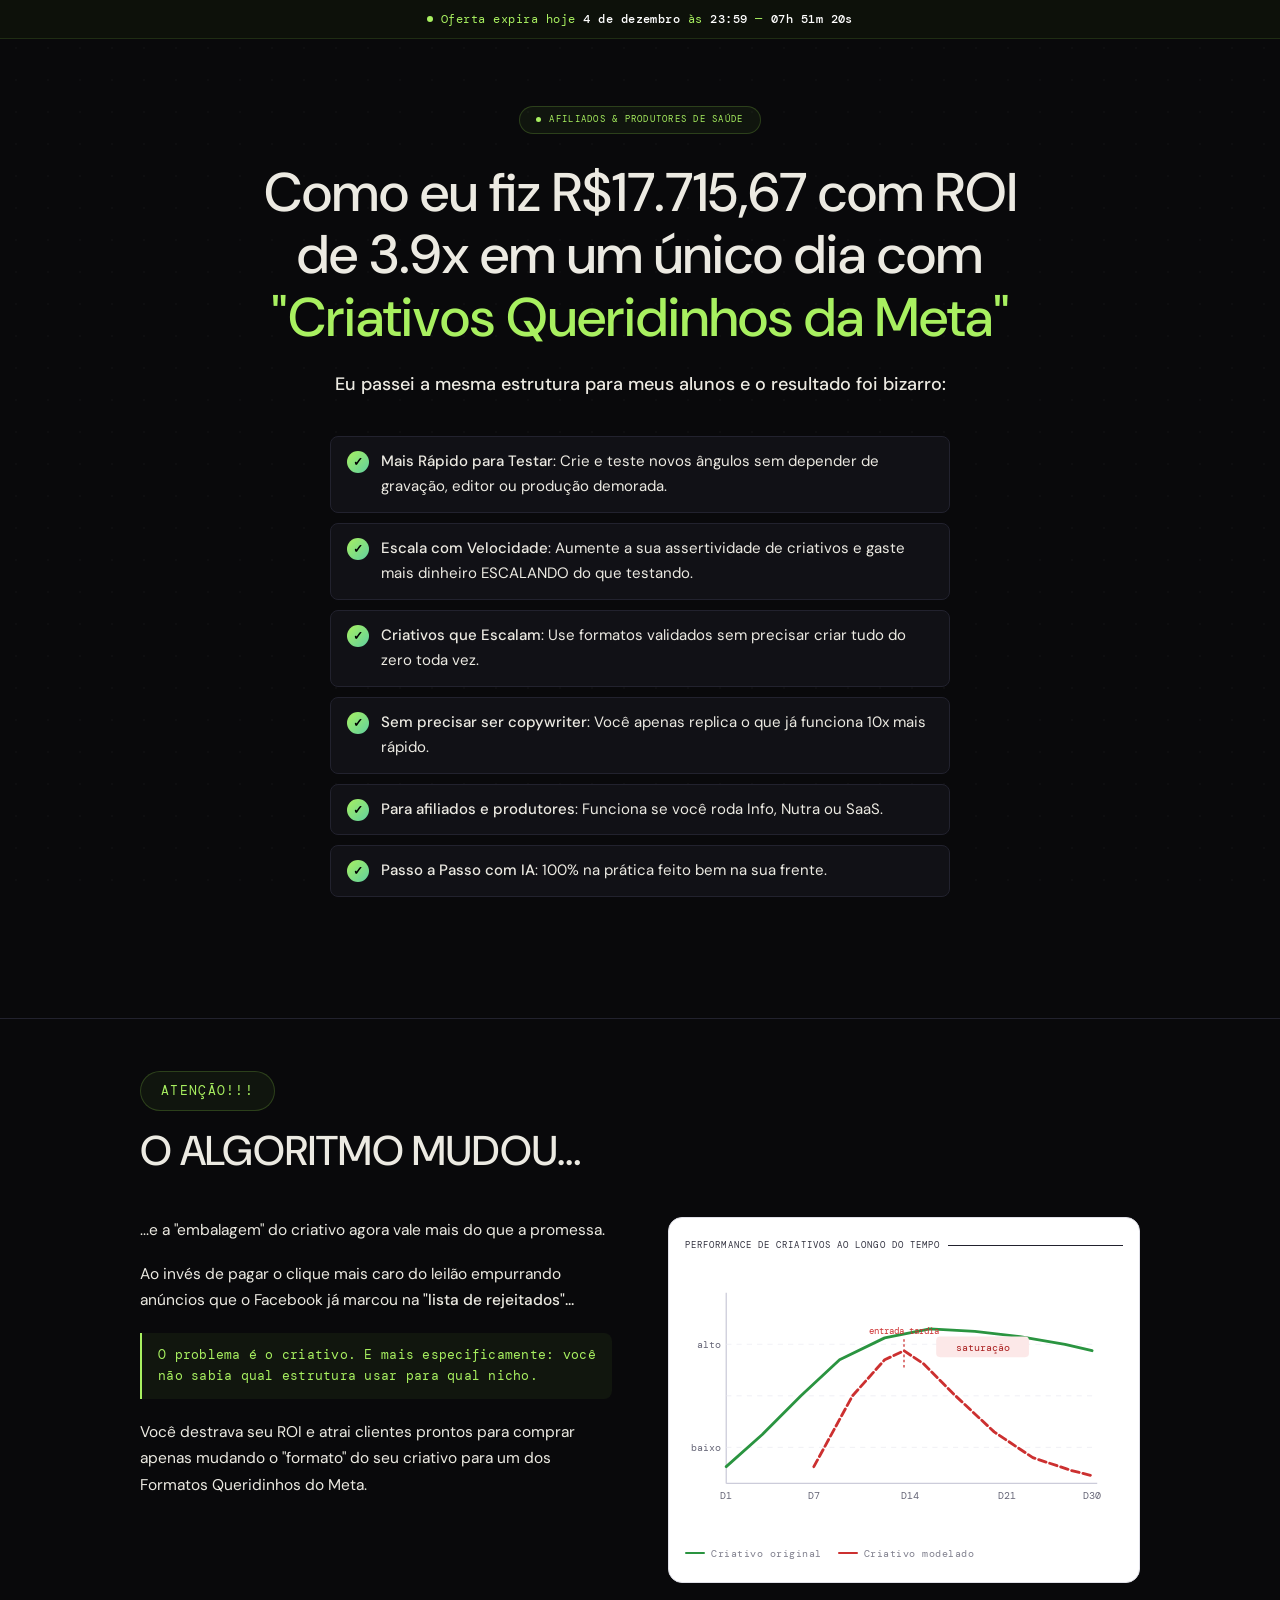
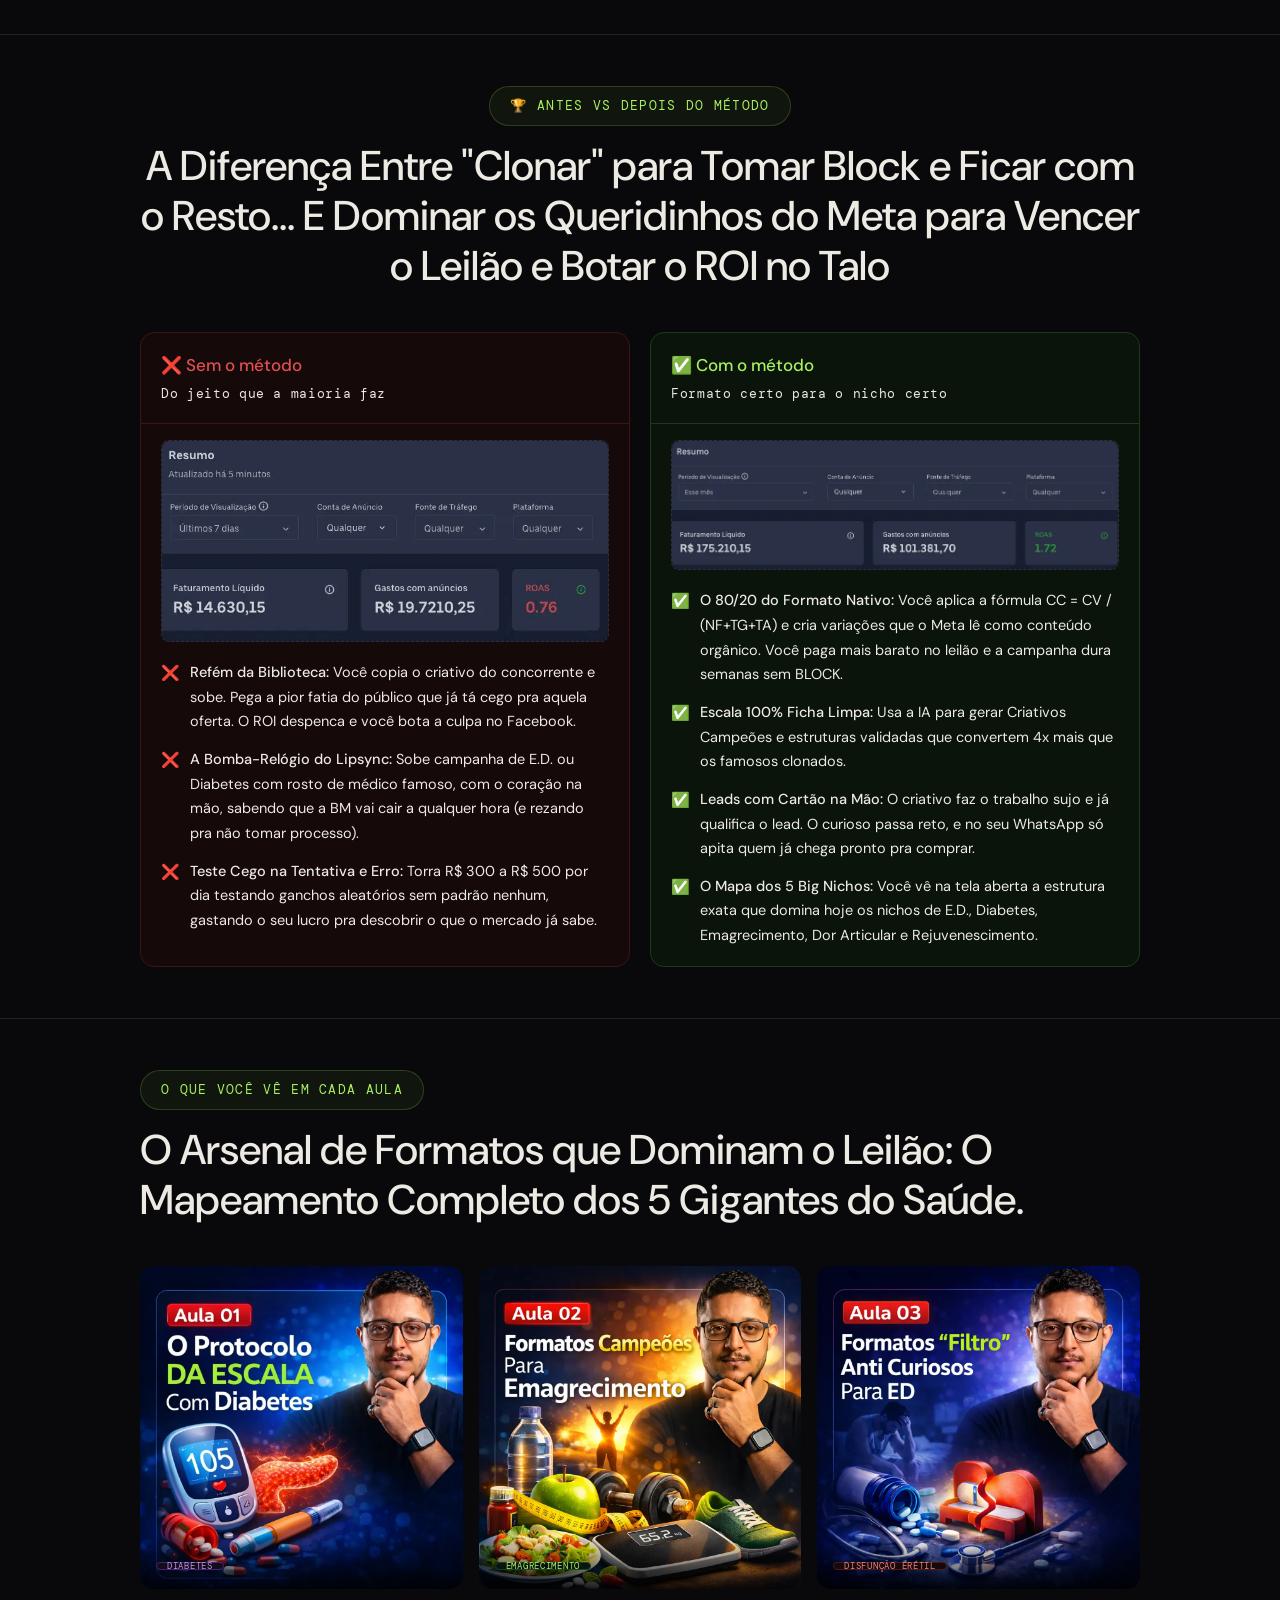
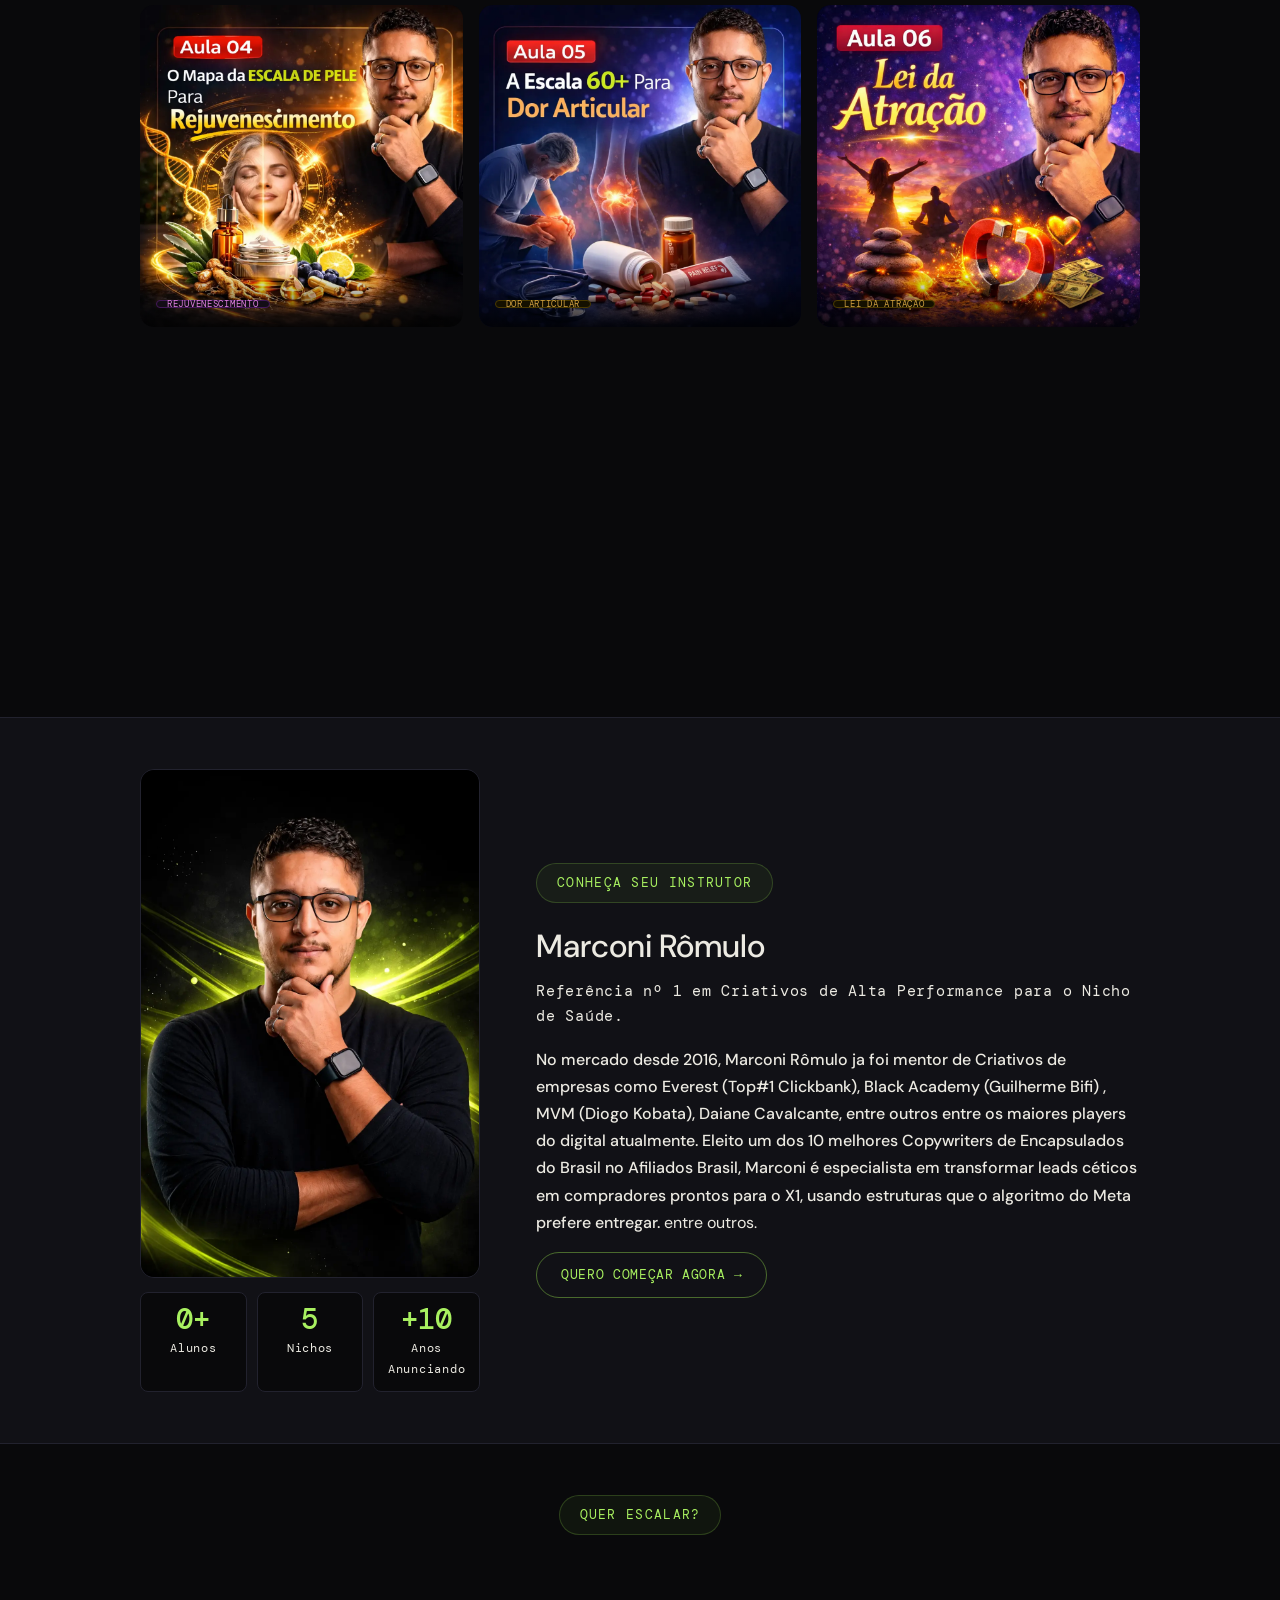
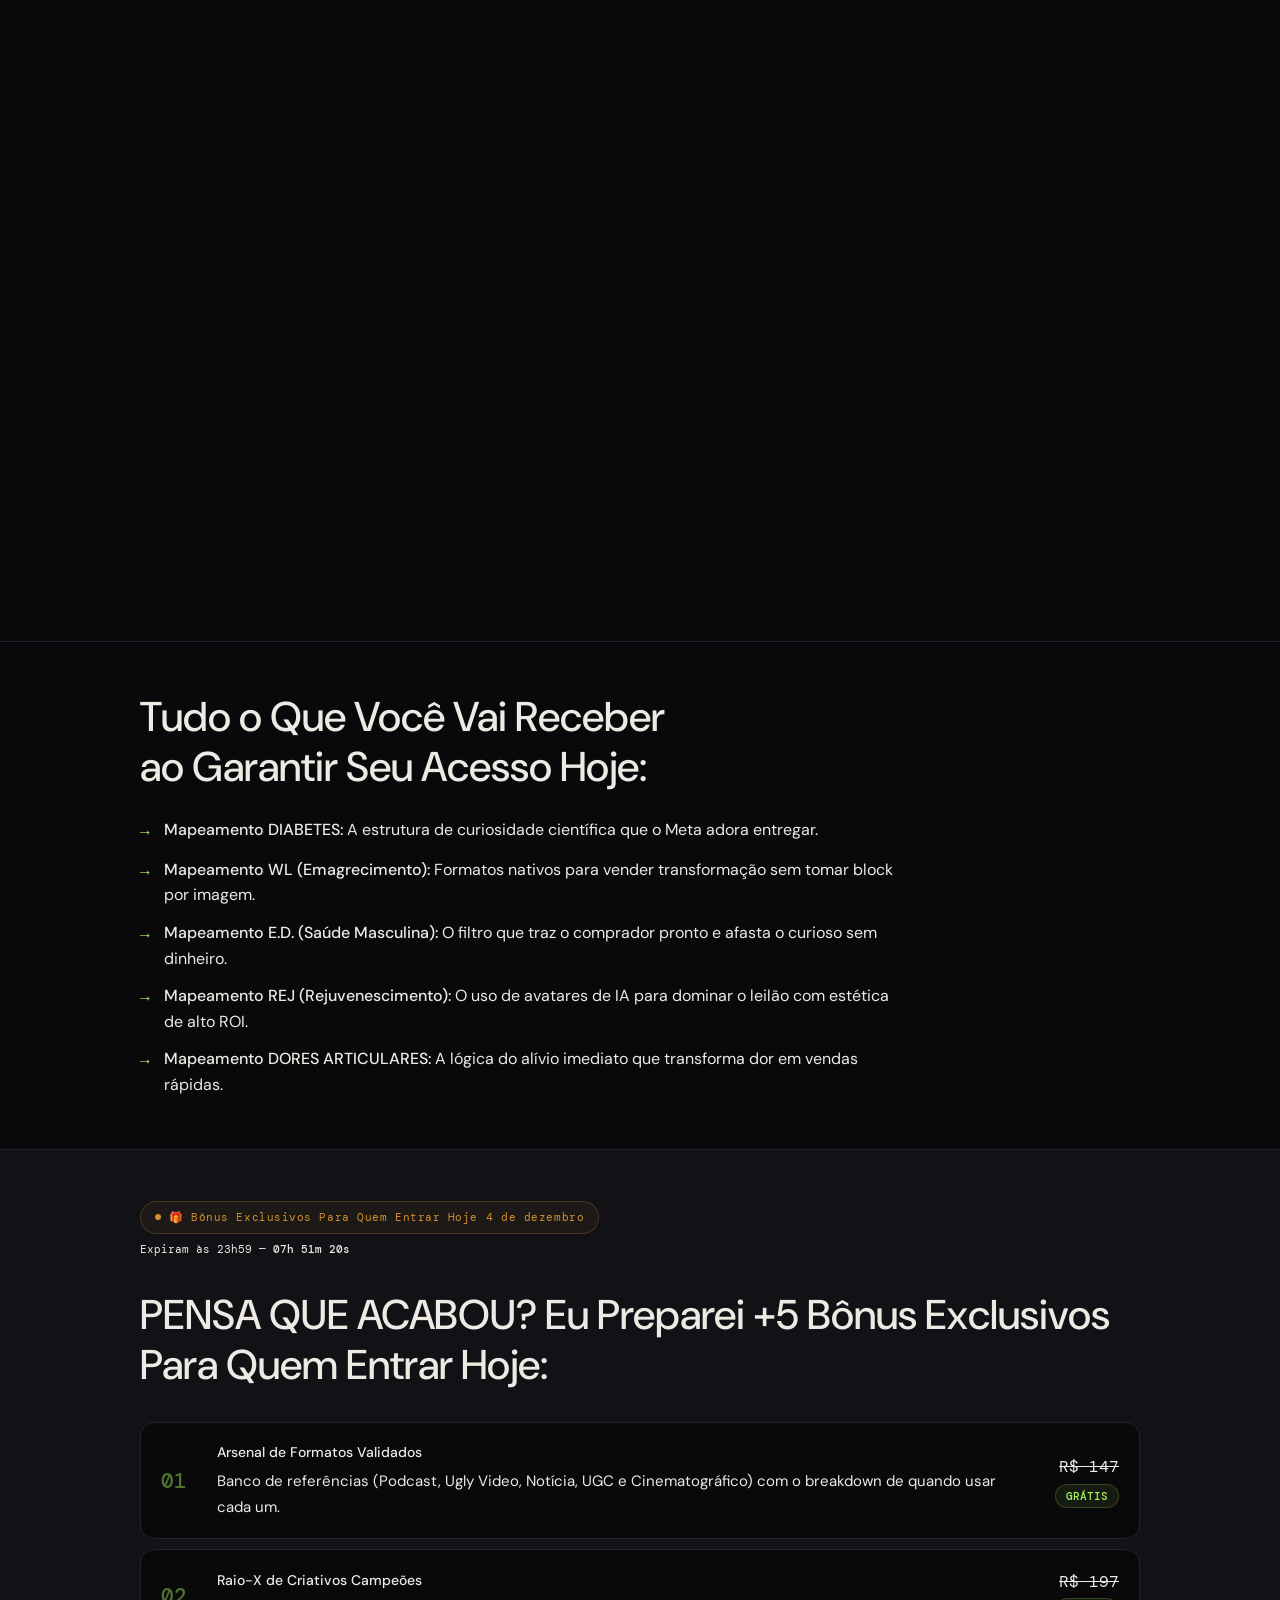
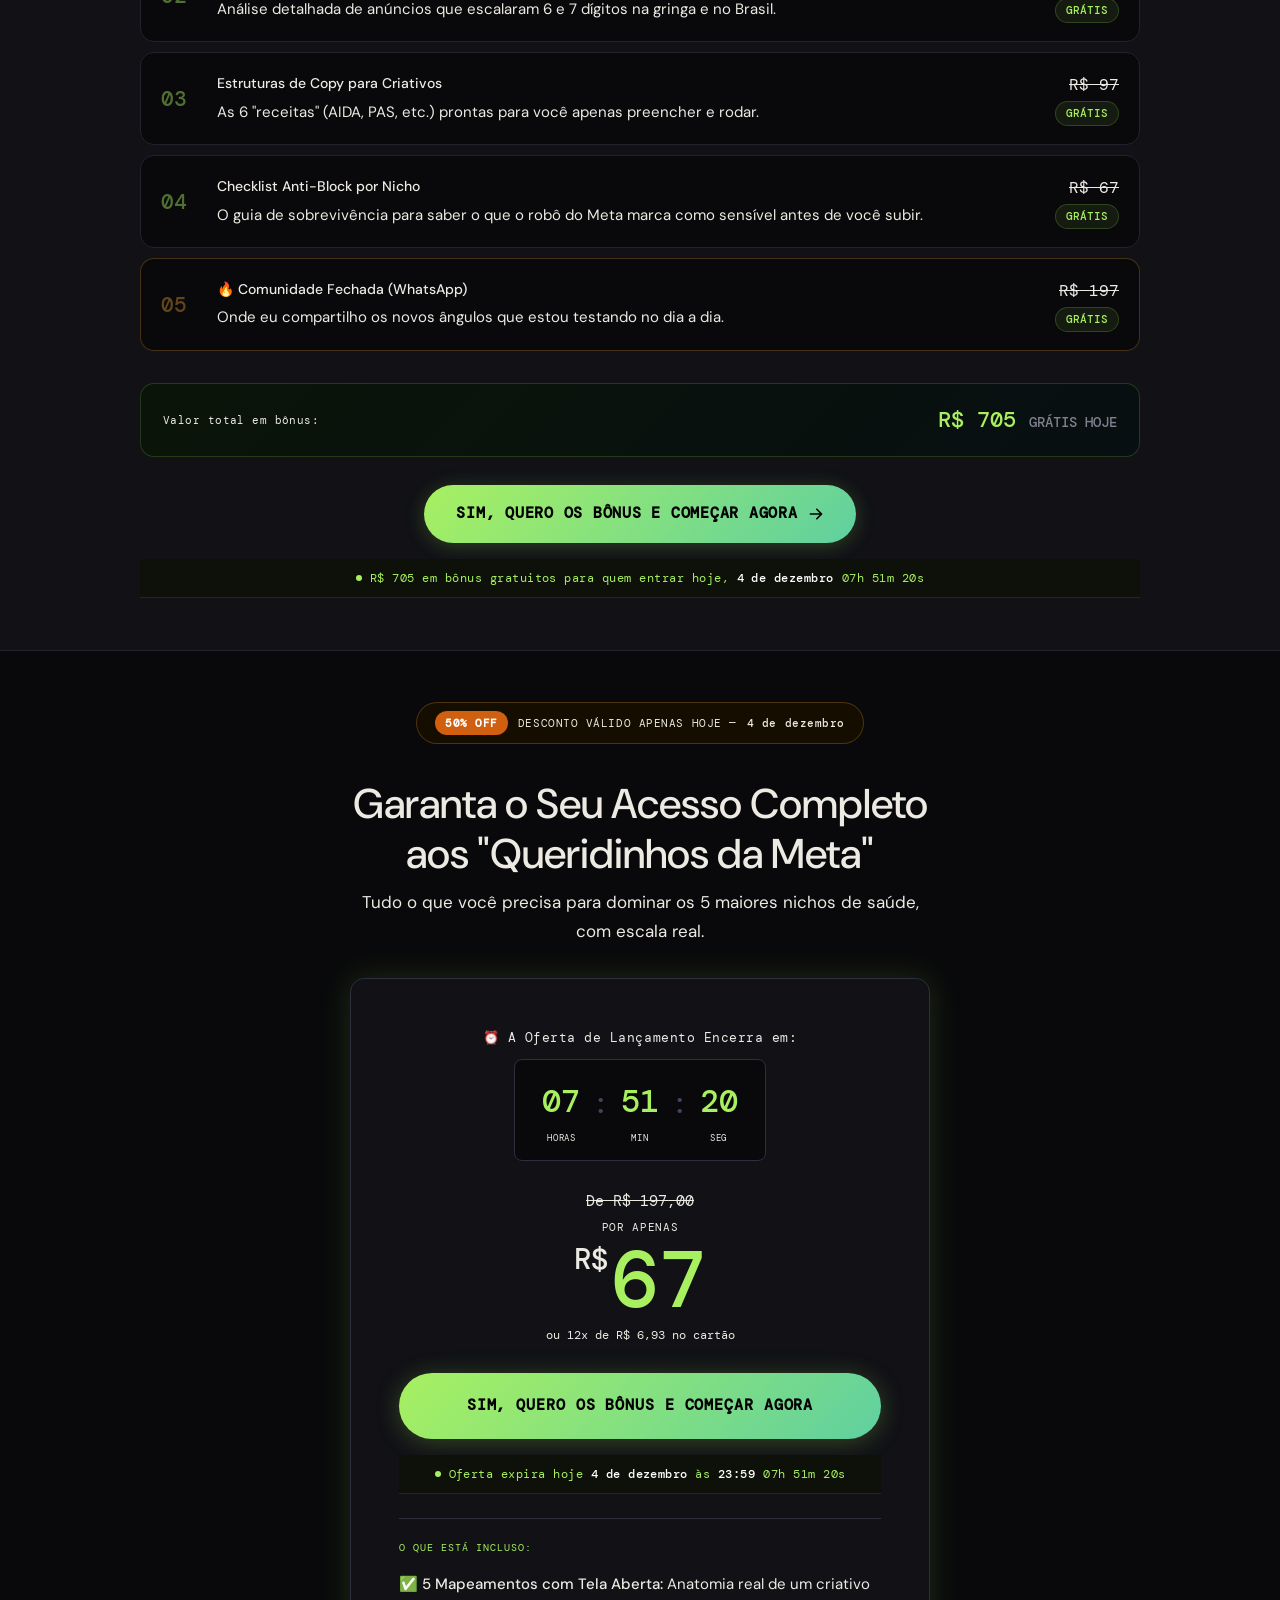
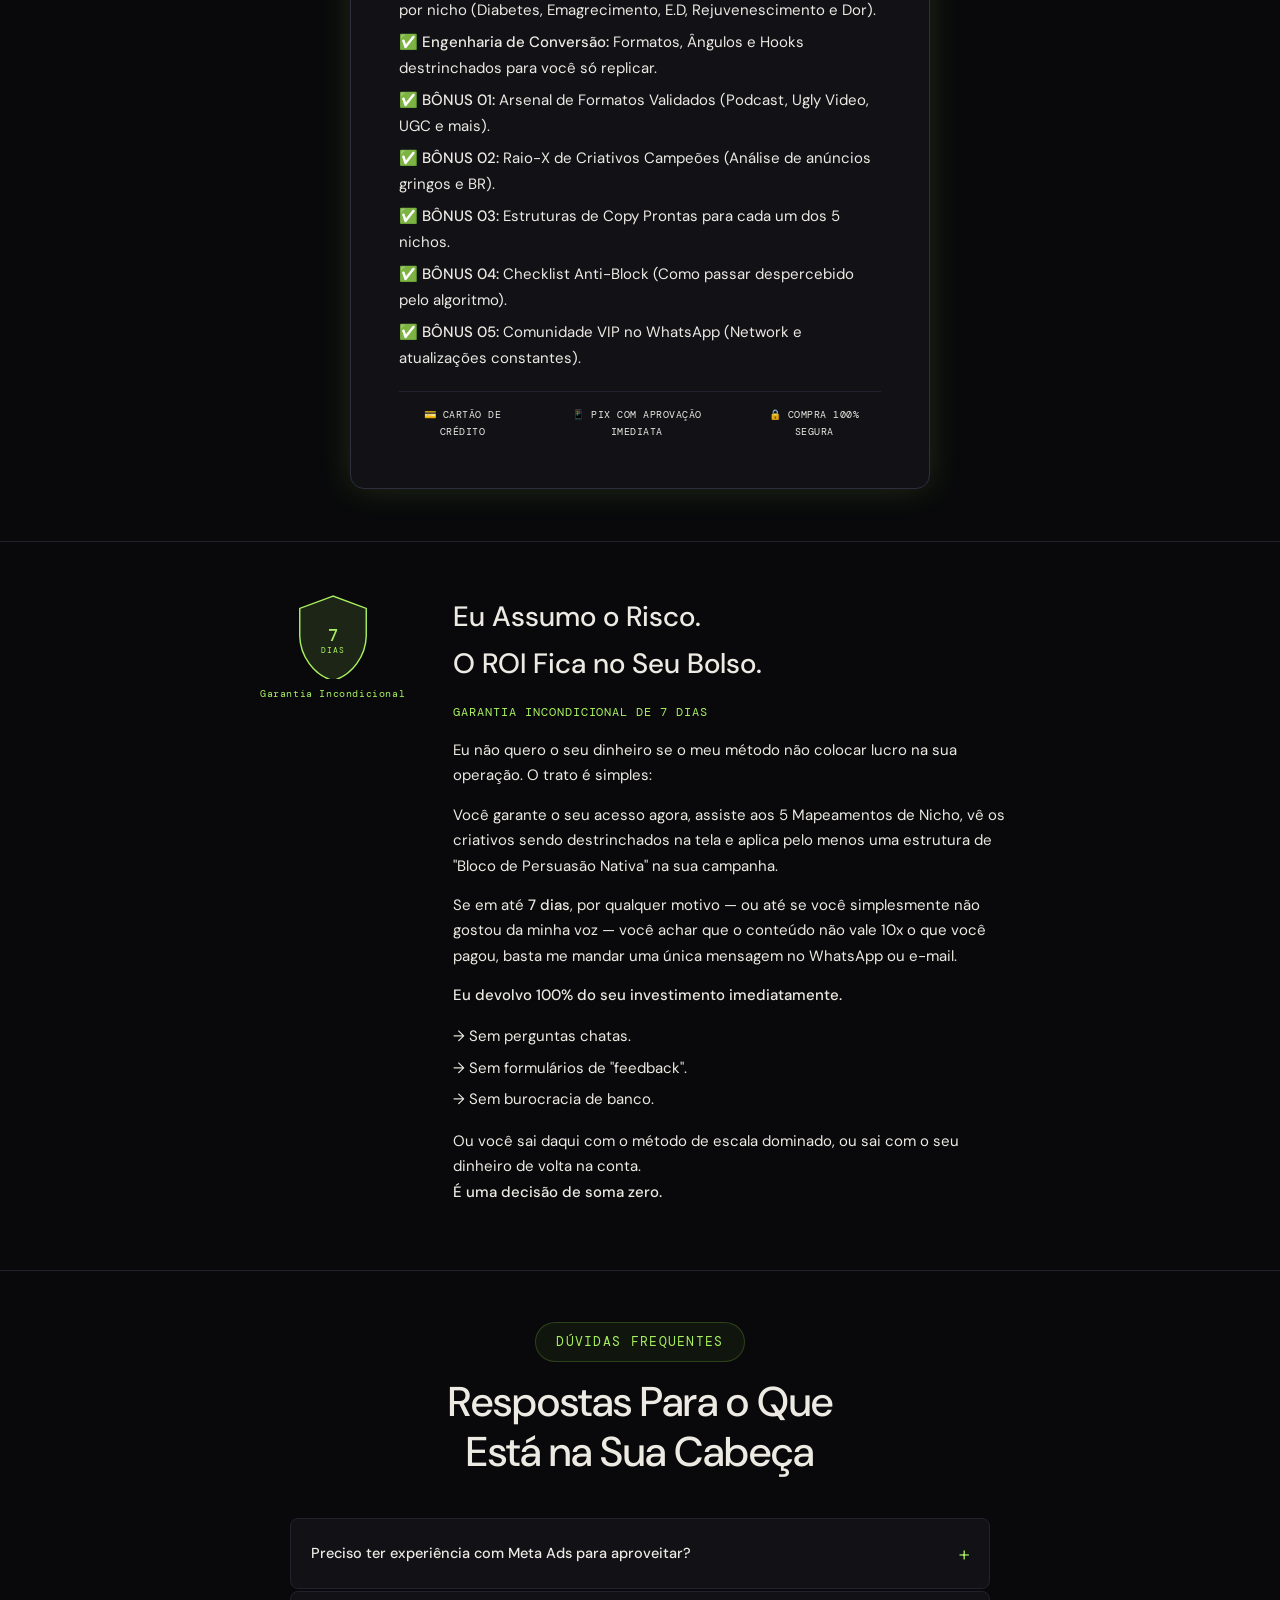
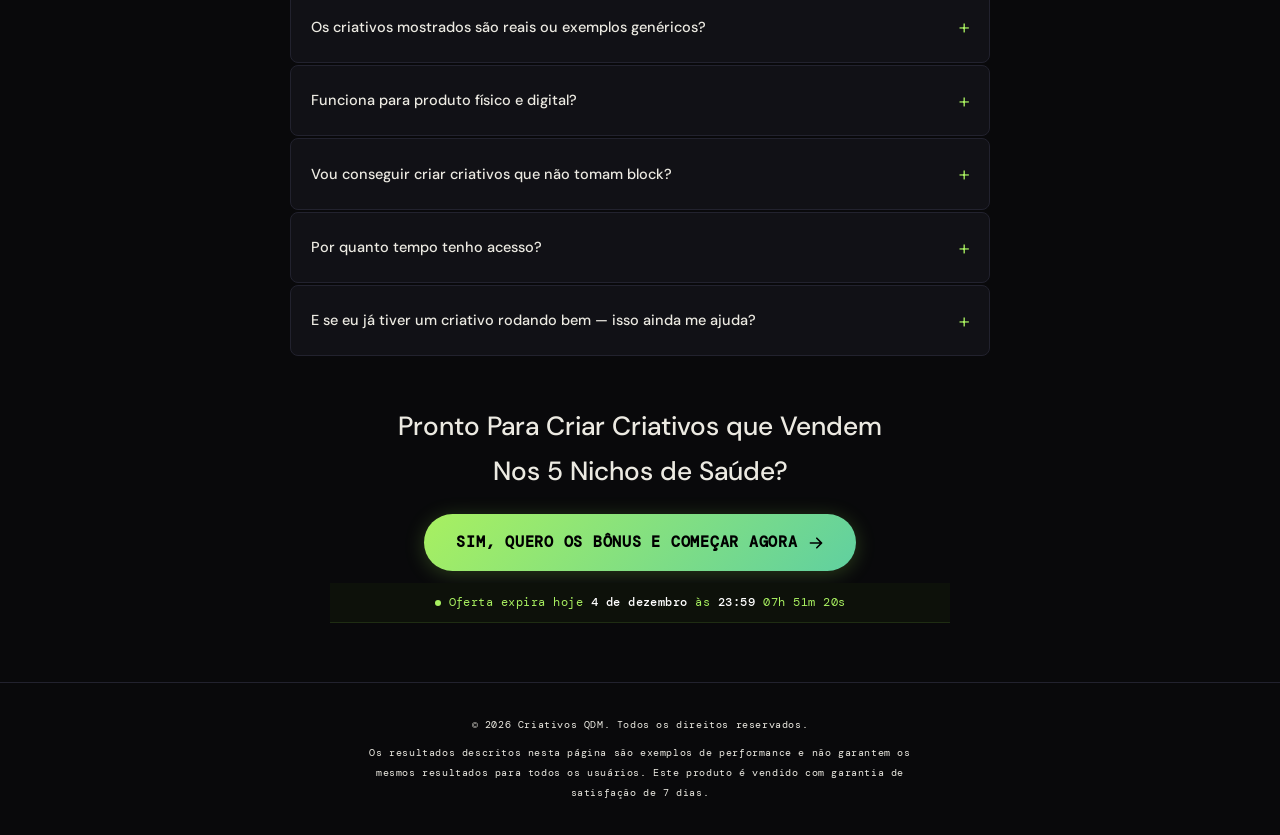
<file: index.html>
<!DOCTYPE html>
<html lang="pt-BR">
<head>
    <script
  src="https://cdn.utmify.com.br/scripts/utms/latest.js"
  data-utmify-prevent-xcod-sck
  data-utmify-prevent-subids
  async
  defer
></script>
<script>
  window.pixelId = "69bc1f7a221fb96805978f23";
  var a = document.createElement("script");
  a.setAttribute("async", "");
  a.setAttribute("defer", "");
  a.setAttribute("src", "https://cdn.utmify.com.br/scripts/pixel/pixel.js");
  document.head.appendChild(a);
</script>
<meta charset="UTF-8">
<meta name="viewport" content="width=device-width, initial-scale=1.0">
<title>Criativos Queridinhos da Meta</title>
<meta name="description" content="Veja ao vivo os formatos, ângulos e hooks que convertem.">
<link rel="preconnect" href="https://fonts.googleapis.com">
<link rel="preconnect" href="https://fonts.gstatic.com" crossorigin>
<link href="https://fonts.googleapis.com/css2?family=DM+Mono:wght@400;500&family=DM+Sans:ital,wght@0,400;0,500;1,400&display=swap" rel="stylesheet">
<link rel="stylesheet" href="style.css">
</head>
<body>

<div id="pbar"></div>

<!-- URGENCY BAR — apenas uma, no topo -->
<div class="urgency-bar">
  <span class="u-dot"></span>
  <span>Oferta expira hoje <strong class="dyn-date"></strong> às <strong>23:59</strong> —</span>
  <span id="bar-countdown"></span>
</div>

<!-- ░░ ZONA 1 — INTERRUPT ░░ -->
<section class="hero">
  <div class="container">
    <div class="hero-badge"><span class="badge-dot"></span>Afiliados &amp; Produtores de Saúde</div>

    <h1 class="hero-headline">
      Como eu fiz R$17.715,67 com ROI de 3.9x em um único dia com
      <span class="hl">"Criativos Queridinhos da Meta"</span>
    </h1>

    <p class="hero-sub">
      <strong>Eu passei a mesma estrutura para meus alunos e o resultado foi bizarro:</strong>
    </p>

<div class="hero-img-wrap">
  <vturb-smartplayer
    id="vid-69cf90f19a320eec0636d4b3"
    style="display:block; margin:0 auto; width:100%;">
  </vturb-smartplayer>
</div>
<script type="text/javascript">
  var s = document.createElement("script");
  s.src = "https://scripts.converteai.net/7a132656-e787-4588-b42b-0680d3ddab78/players/69cf90f19a320eec0636d4b3/v4/player.js";
  s.async = true;
  document.head.appendChild(s);
</script>

    <!-- ZONA 2 — MICRO-CRENÇAS -->
    <ul class="hero-bullets">
      <li><span class="bul-icon">✓</span><div><strong>Mais Rápido para Testar</strong>: Crie e teste novos ângulos sem depender de gravação, editor ou produção demorada.</div></li>
      <li><span class="bul-icon">✓</span><div><strong>Escala com Velocidade</strong>: Aumente a sua assertividade de criativos e gaste mais dinheiro ESCALANDO do que testando.</div></li>
      <li><span class="bul-icon">✓</span><div><strong>Criativos que Escalam</strong>: Use formatos validados sem precisar criar tudo do zero toda vez.</div></li>
      <li><span class="bul-icon">✓</span><div><strong>Sem precisar ser copywriter</strong>: Você apenas replica o que já funciona 10x mais rápido.</div></li>
      <li><span class="bul-icon">✓</span><div><strong>Para afiliados e produtores</strong>: Funciona se você roda Info, Nutra ou SaaS.</div></li>
      <li><span class="bul-icon">✓</span><div><strong>Passo a Passo com IA</strong>: 100% na prática feito bem na sua frente.</div></li>
    </ul>

</section>

<!-- ░░ ZONA 3 — AMPLIFICAÇÃO + GRÁFICO ░░ -->
<section class="amplify">
  <div class="container">
    <div class="section-tag">ATENÇÃO!!!</div>
    <h2 class="section-headline">O ALGORITMO MUDOU…</h2>

    <div class="amplify-inner">
      <div class="amplify-text">
        <p>...e a "embalagem" do criativo agora vale mais do que a promessa.</p>
        <p>Ao invés de pagar o clique mais caro do leilão empurrando anúncios que o Facebook já marcou na <strong>"lista de rejeitados"...</strong></p>
        <div class="callout-block">O problema é o criativo. E mais especificamente: você não sabia qual estrutura usar para qual nicho.</div>
        <p>Você destrava seu ROI e atrai clientes prontos para comprar apenas mudando o "formato" do seu criativo para um dos Formatos Queridinhos do Meta.</p>
      </div>

      <!-- SVG CHART -->
      <div class="chart-wrap" style="background:#ffffff;border:1px solid #e0e0e8">
        <div class="chart-title" style="color:#333340">Performance de criativos ao longo do tempo</div>
        <svg width="100%" viewBox="0 0 340 200" xmlns="http://www.w3.org/2000/svg">
          <line x1="32" y1="20"  x2="32"  y2="168" stroke="#ccccda" stroke-width="1"/>
          <line x1="32" y1="168" x2="320" y2="168" stroke="#ccccda" stroke-width="1"/>
          <line x1="32" y1="60"  x2="320" y2="60"  stroke="#e8e8f0" stroke-width=".5" stroke-dasharray="4 4"/>
          <line x1="32" y1="100" x2="320" y2="100" stroke="#e8e8f0" stroke-width=".5" stroke-dasharray="4 4"/>
          <line x1="32" y1="140" x2="320" y2="140" stroke="#e8e8f0" stroke-width=".5" stroke-dasharray="4 4"/>
          <text x="28" y="63"  text-anchor="end" font-family="'DM Mono'" font-size="8" fill="#666677">alto</text>
          <text x="28" y="143" text-anchor="end" font-family="'DM Mono'" font-size="8" fill="#666677">baixo</text>
          <text x="32"  y="180" text-anchor="middle" font-family="'DM Mono'" font-size="7.5" fill="#666677">D1</text>
          <text x="100" y="180" text-anchor="middle" font-family="'DM Mono'" font-size="7.5" fill="#666677">D7</text>
          <text x="175" y="180" text-anchor="middle" font-family="'DM Mono'" font-size="7.5" fill="#666677">D14</text>
          <text x="250" y="180" text-anchor="middle" font-family="'DM Mono'" font-size="7.5" fill="#666677">D21</text>
          <text x="316" y="180" text-anchor="middle" font-family="'DM Mono'" font-size="7.5" fill="#666677">D30</text>
          <polyline points="32,155 60,130 90,100 120,72 155,55 190,48 225,50 260,54 295,60 316,65"
            fill="none" stroke="#2a9440" stroke-width="2.2" stroke-linecap="round" stroke-linejoin="round"/>
          <polyline points="100,155 130,100 155,72 170,65 185,75 210,100 240,128 270,148 300,158 316,162"
            fill="none" stroke="#cc3030" stroke-width="2.2" stroke-linecap="round" stroke-linejoin="round" stroke-dasharray="6 3"/>
          <rect x="195" y="54" width="72" height="16" rx="3" fill="#fce8e8"/>
          <text x="231" y="65" text-anchor="middle" font-family="'DM Mono'" font-size="7.5" fill="#aa2020">saturação</text>
          <line x1="170" y1="56" x2="170" y2="80" stroke="#cc3030" stroke-width="1" stroke-dasharray="2 2"/>
          <text x="170" y="52" text-anchor="middle" font-family="'DM Mono'" font-size="7" fill="#cc3030">entrada tardia</text>
        </svg>
        <div class="chart-legend">
          <span style="--leg-c:#2a9440">Criativo original</span>
          <span style="--leg-c:#cc3030">Criativo modelado</span>
        </div>
      </div>
    </div>
  </div>
</section>

<!-- ░░ ZONA 4 — BEFORE / AFTER ░░ -->
<section class="compare">
  <div class="container">
    <div class="section-tag">🏆 Antes vs depois do método</div>
    <h2 class="section-headline">A Diferença Entre "Clonar" para Tomar Block e Ficar com o Resto... E Dominar os Queridinhos do Meta para Vencer o Leilão e Botar o ROI no Talo</h2>

    <div class="compare-grid">
      <div class="compare-card bad">
        <div class="compare-head">
          <span class="compare-label">❌ Sem o método</span>
          <span class="compare-desc">Do jeito que a maioria faz</span>
        </div>
        <div class="img-ph"><img src="images/utm-sem-roi.webp" alt="" onerror="this.style.display='none';this.parentElement.textContent='compare-bad.webp · 1024×1024'"></div>
        <ul class="compare-list">
         <li><span>❌</span><div><strong>Refém da Biblioteca:</strong> Você copia o criativo do concorrente e sobe. Pega a pior fatia do público que já tá cego pra aquela oferta. O ROI despenca e você bota a culpa no Facebook.
</div></li>
          <li><span>❌</span><div><strong>A Bomba-Relógio do Lipsync:</strong> Sobe campanha de E.D. ou Diabetes com rosto de médico famoso, com o coração na mão, sabendo que a BM vai cair a qualquer hora (e rezando pra não tomar processo).
</div></li>
          <li><span>❌</span><div><strong>Teste Cego na Tentativa e Erro:</strong> Torra R$ 300 a R$ 500 por dia testando ganchos aleatórios sem padrão nenhum, gastando o seu lucro pra descobrir o que o mercado já sabe.
</div></li>
        </ul>
      </div>

      <div class="compare-card good">
        <div class="compare-head">
          <span class="compare-label">✅ Com o método </span>
          <span class="compare-desc">Formato certo para o nicho certo</span>
        </div>
        <div class="img-ph"><img src="images/utm-roi.webp" alt="" onerror="this.style.display='none';this.parentElement.textContent='compare-good.webp · 1024×1024'"></div>
        <ul class="compare-list">
          <li><span>✅</span><div><strong>O 80/20 do Formato Nativo:</strong> Você aplica a fórmula CC = CV / (NF+TG+TA) e cria variações que o Meta lê como conteúdo orgânico. Você paga mais barato no leilão e a campanha dura semanas sem BLOCK.</div></li>
          <li><span>✅</span><div><strong>Escala 100% Ficha Limpa:</strong> Usa a IA para gerar Criativos Campeões e estruturas validadas que convertem 4x mais que os famosos clonados. 
</div></li>
          <li><span>✅</span><div><strong>Leads com Cartão na Mão:</strong> O criativo faz o trabalho sujo e já qualifica o lead. O curioso passa reto, e no seu WhatsApp só apita quem já chega pronto pra comprar.</div></li>
          <li><span>✅</span><div><strong>O Mapa dos 5 Big Nichos:</strong> Você vê na tela aberta a estrutura exata que domina hoje os nichos de E.D., Diabetes, Emagrecimento, Dor Articular e Rejuvenescimento.</div></li>
        </ul>
      </div>
    </div>
  </div>
</section>

<!-- ░░ ZONA 5 — PROOF OF MECHANISM ░░ -->
<section class="lessons">
  <div class="container">
    <div class="section-tag">O que você vê em cada aula</div>
    <h2 class="section-headline">O Arsenal de Formatos que Dominam o Leilão: O Mapeamento Completo dos 5 Gigantes do Saúde.</h2>
    <div class="lessons-grid">
      <div class="lesson-card">
        <div class="lesson-img">
          <img src="images/aula-diabetes.webp" alt="Aula Diabetes" onerror="this.style.display='none'">
          <div class="lesson-overlay">
            <span class="niche-tag nt-diabetes">Diabetes</span>
            <h3></h3>
          </div>
        </div>
      </div>

      <div class="lesson-card">
        <div class="lesson-img">
          <img src="images/aula-emagrecimento.webp" alt="Aula Emagrecimento" onerror="this.style.display='none'">
          <div class="lesson-overlay">
            <span class="niche-tag nt-emag">Emagrecimento</span>
            <h3></h3>
          </div>
        </div>
      </div>

      <div class="lesson-card">
        <div class="lesson-img">
          <img src="images/aula-ed.webp" alt="Aula ED" onerror="this.style.display='none'">
          <div class="lesson-overlay">
            <span class="niche-tag nt-ed">Disfunção Erétil</span>
            <h3></h3>
          </div>
        </div>
      </div>

      <div class="lesson-card">
        <div class="lesson-img">
          <img src="images/aula-rejuvenescimento.webp" alt="Aula Rejuvenescimento" onerror="this.style.display='none'">
          <div class="lesson-overlay">
            <span class="niche-tag nt-rejuv">Rejuvenescimento</span>
            <h3></h3>
          </div>
        </div>
      </div>

      <div class="lesson-card">
        <div class="lesson-img">
          <img src="images/aula-dor-articular.webp" alt="Aula Dor Articular" onerror="this.style.display='none'">
          <div class="lesson-overlay">
            <span class="niche-tag nt-dor">Dor Articular</span>
            <h3></h3>
          </div>
        </div>
      </div>
            <div class="lesson-card">
        <div class="lesson-img">
          <img src="images/capa-6.webp" alt="Lei da Atração" onerror="this.style.display='none'">
          <div class="lesson-overlay">
            <span class="niche-tag nt-dor">Lei da Atração</span>
            <h3></h3>
          </div>
        </div>
      </div>
                  <div class="lesson-card">
        <div class="lesson-img">
          <img src="images/capa-7.webp" alt="Memória" onerror="this.style.display='none'">
          <div class="lesson-overlay">
            <span class="niche-tag nt-dor">Memória</span>
            <h3></h3>
          </div>
        </div>
      </div>
                        <div class="lesson-card">
        <div class="lesson-img">
          <img src="images/capa-8.webp" alt="Renda Extra" onerror="this.style.display='none'">
          <div class="lesson-overlay">
            <span class="niche-tag nt-dor">Renda Extra</span>
            <h3></h3>
          </div>
        </div>
      </div>
    </div>
  </div>
</section>

<!-- ░░ ZONA 6 — AUTORIDADE ░░ -->
<section class="authority">
  <div class="container">
    <div class="auth-inner">
      <div class="auth-img">
        <img src="images/instrutor.webp" alt="Instrutor" onerror="this.style.display='none';this.parentElement.innerHTML='<div class=\'img-ph\'>instrutor.webp</div>'">
        <div class="auth-stats">
          <div class="auth-stat"><span class="auth-n"><span data-counter="2000">0</span>+</span><span class="auth-l">Alunos</span></div>
          <div class="auth-stat"><span class="auth-n">5</span><span class="auth-l">Nichos</span></div>
          <div class="auth-stat"><span class="auth-n">+10</span><span class="auth-l">Anos Anunciando</span></div>
        </div>
      </div>
      <div class="auth-text">
        <div class="section-tag">Conheça seu instrutor</div>
        <h2>Marconi Rômulo</h2>
        <p class="auth-role">Referência nº 1 em Criativos de Alta Performance para o Nicho de Saúde.</p>
        <strong>No mercado desde 2016, Marconi Rômulo ja foi mentor de Criativos de empresas como Everest (Top#1 Clickbank), Black Academy (Guilherme Bifi) , MVM (Diogo Kobata), Daiane Cavalcante, entre outros entre os maiores players do digital atualmente. Eleito um dos 10 melhores Copywriters de Encapsulados do Brasil no Afiliados Brasil, Marconi é especialista em transformar leads céticos em compradores prontos para o X1, usando estruturas que o algoritmo do Meta prefere entregar.</strong>
</strong> entre outros.</p>
        <a href="https://seguro.payt.com.br/a/M3WLVRRPIMg02oAQ" class="btn-secondary">Quero Começar Agora →</a>
      </div>
    </div>
  </div>
</section>

<!-- ░░ ZONA 7 — REASON WHY ░░ -->
<section class="reasons">
  <div class="container">
    <div class="section-tag">Quer Escalar?</div>
    <h2 class="section-headline">Por que este é o Único Caminho Para Escalar em 2026?</h2>

    <div class="reasons-grid">
      <div class="reason-card">
        <div class="reason-icon">📈</div>
        <h3>Estrutura Imune a Crises e Sazonalidade:</h3>
        <p> Enquanto outros nichos morrem depois de datas comemorativas, a dor do Diabético, de quem tem Dor Articular ou de quem quer Emagrecer não tira férias. É uma demanda perene 365 dias por ano. Você não vende um "produto", você vende o alívio para uma dor latente que o público paga o que for preciso para resolver.</p>
      </div>
      <div class="reason-card">
        <div class="reason-icon">💰</div>
        <h3>A Margem Mais Agressiva do Mercado Digital:</h3>
        <p> Um único criativo que "acerta a mão" no ângulo nativo é capaz de sustentar o ROI de uma operação inteira por semanas, ou até meses, gerando ESCALA e lucro líquido real no seu bolso.</p>
      </div>
      <div class="reason-card">
        <div class="reason-icon">🎯</div>
        <h3>Domine a Variável mais IMPORTANTE:</h3>
        <p> Preço, oferta e produto... muitas vezes você não apita nada. <strong>O Criativo é a única variável que está 100% na sua mão.</strong> Quem domina a estrutura por nicho tem uma vantagem desleal permanente: enquanto o mercado chora pro Facebook, você está otimizando o seu único ativo de guerra para baixar o CPA.</p>
      </div>
      <div class="reason-card">
        <div class="reason-icon">🖥️</div>
        <h3>O Fim da Teoria:</h3>
        <p> Esqueça teorias de "copywriting". Aqui você vê a <strong>tela aberta com o criativo real.</strong> Eu destrincho frame a frame o formato, o ângulo e o hook que está convertendo. Você entende a lógica técnica de por que aquele vídeo passa pelo algoritmo e força o clique, ganhando autonomia para criar suas próprias variações sem precisar de mais ninguém.</p>
      </div>

    </div>
  </div>
</section>
<!-- ░░ BLOCO MAPEAMENTOS ░░ -->
<section class="mappings">
  <div class="container">
    <h2 class="section-headline">Tudo o Que Você Vai Receber<br>ao Garantir Seu Acesso Hoje:</h2>
    <ul class="mapping-list">
      <li>
        <span class="mapping-icon">→</span>
        <div><strong>Mapeamento DIABETES:</strong> A estrutura de curiosidade científica que o Meta adora entregar.</div>
      </li>
      <li>
        <span class="mapping-icon">→</span>
        <div><strong>Mapeamento WL (Emagrecimento):</strong> Formatos nativos para vender transformação sem tomar block por imagem.</div>
      </li>
      <li>
        <span class="mapping-icon">→</span>
        <div><strong>Mapeamento E.D. (Saúde Masculina):</strong> O filtro que traz o comprador pronto e afasta o curioso sem dinheiro.</div>
      </li>
      <li>
        <span class="mapping-icon">→</span>
        <div><strong>Mapeamento REJ (Rejuvenescimento):</strong> O uso de avatares de IA para dominar o leilão com estética de alto ROI.</div>
      </li>
      <li>
        <span class="mapping-icon">→</span>
        <div><strong>Mapeamento DORES ARTICULARES:</strong> A lógica do alívio imediato que transforma dor em vendas rápidas.</div>
      </li>
    </ul>
  </div>
</section>

<!-- ░░ ZONA 8 — VALUE STACK ░░ -->
<section class="bonuses" id="bonuses">
  <div class="container">
    <div class="bonus-urgency">
      <span class="p-dot"></span>
      🎁 Bônus Exclusivos Para Quem Entrar Hoje <span class="dyn-date"></span>
    </div>
    <p class="bonus-expire">Expiram às 23h59 — <span id="bonus-countdown"></span></p>

    <h2 class="section-headline">PENSA QUE ACABOU? Eu Preparei +5 Bônus Exclusivos Para Quem Entrar Hoje:</h2>

    <div class="bonus-list">
      <div class="bonus-item">
        <div class="bonus-n">01</div>
        <div class="bonus-content">
          <h4>Arsenal de Formatos Validados</h4>
          <p>Banco de referências (Podcast, Ugly Video, Notícia, UGC e Cinematográfico) com o breakdown de quando usar cada um.</p>
        </div>
        <div class="bonus-val"><span class="val-was">R$ 147</span><span class="val-free">GRÁTIS</span></div>
      </div>

      <div class="bonus-item">
        <div class="bonus-n">02</div>
        <div class="bonus-content">
          <h4>Raio-X de Criativos Campeões</h4>
          <p>Análise detalhada de anúncios que escalaram 6 e 7 dígitos na gringa e no Brasil.</p>
        </div>
        <div class="bonus-val"><span class="val-was">R$ 197</span><span class="val-free">GRÁTIS</span></div>
      </div>

      <div class="bonus-item">
        <div class="bonus-n">03</div>
        <div class="bonus-content">
          <h4>Estruturas de Copy para Criativos</h4>
          <p>As 6 "receitas" (AIDA, PAS, etc.) prontas para você apenas preencher e rodar.</p>
        </div>
        <div class="bonus-val"><span class="val-was">R$ 97</span><span class="val-free">GRÁTIS</span></div>
      </div>

      <div class="bonus-item">
        <div class="bonus-n">04</div>
        <div class="bonus-content">
          <h4>Checklist Anti-Block por Nicho</h4>
          <p>O guia de sobrevivência para saber o que o robô do Meta marca como sensível antes de você subir.</p>
        </div>
        <div class="bonus-val"><span class="val-was">R$ 67</span><span class="val-free">GRÁTIS</span></div>
      </div>

      <div class="bonus-item hi">
        <div class="bonus-n">05</div>
        <div class="bonus-content">
          <h4>🔥 Comunidade Fechada (WhatsApp)</h4>
          <p>Onde eu compartilho os novos ângulos que estou testando no dia a dia.</p>
        </div>
        <div class="bonus-val"><span class="val-was">R$ 197</span><span class="val-free">GRÁTIS</span></div>
      </div>
    </div>

    <div class="bonus-total">
      <span>Valor total em bônus:</span>
      <span class="bonus-total-val">R$ 705 <em>GRÁTIS HOJE</em></span>
    </div>

    <div style="text-align:center">
      <a href="https://seguro.payt.com.br/a/M3WLVRRPIMg02oAQ" class="btn-primary" data-checkout>
        Sim, Quero os Bônus e Começar Agora
        <svg viewBox="0 0 20 20" fill="currentColor"><path fill-rule="evenodd" d="M10.293 3.293a1 1 0 011.414 0l6 6a1 1 0 010 1.414l-6 6a1 1 0 01-1.414-1.414L14.586 11H3a1 1 0 110-2h11.586l-4.293-4.293a1 1 0 010-1.414z"/></svg>
      </a>
      <div class="urgency-bar" style="margin-top:1rem;position:relative;top:auto;width:100%">
        <span class="u-dot"></span>
        <span>R$ 705 em bônus gratuitos para quem entrar hoje, <strong class="dyn-date"></strong></span>
        <span class="bar-countdown-all"></span>
      </div>
    </div>
  </div>
</section>

<!-- ░░ ZONA 9 — CTA ░░ -->
<section class="cta-section" id="cta-principal">
  <div class="container">
    <div class="discount-pill">
      <span class="disc-badge">50% OFF</span>
      DESCONTO VÁLIDO APENAS HOJE — <strong class="dyn-date"></strong>
    </div>

    <h2 class="section-headline" style="margin-bottom:.5rem">Garanta o Seu Acesso Completo<br>aos "Queridinhos da Meta"</h2>
    <p class="section-sub" style="margin:0 auto 2rem">Tudo o que você precisa para dominar os 5 maiores nichos de saúde, com escala real.</p>

    <div class="cta-box">
      <p class="timer-label">⏰ A Oferta de Lançamento Encerra em:</p>
      <div class="timer-display">
        <div class="timer-unit"><span id="t-hours">00</span><small>horas</small></div>
        <div class="timer-colon">:</div>
        <div class="timer-unit"><span id="t-min">00</span><small>min</small></div>
        <div class="timer-colon">:</div>
        <div class="timer-unit"><span id="t-sec">00</span><small>seg</small></div>
      </div>

      <p class="price-was">De R$ 197,00</p>
      <p class="price-label">Por apenas</p>
      <div class="price-main">
        <span class="price-cur">R$</span>
        <span class="price-num">67</span>
      </div>
      <p class="price-install">ou 12x de R$ 6,93 no cartão</p>

      <a href="https://seguro.payt.com.br/a/M3WLVRRPIMg02oAQ" class="btn-cta" id="main-cta-btn" data-checkout>
        Sim, Quero os Bônus e Começar Agora
      </a>
      <div class="urgency-bar" style="margin-top:1rem;position:relative;top:auto">
        <span class="u-dot"></span>
        <span>Oferta expira hoje <strong class="dyn-date"></strong> às <strong>23:59</strong></span>
        <span class="bar-countdown-all"></span>
      </div>

      <div style="border-top:1px solid var(--b2);margin:1.5rem 0 1.25rem;padding-top:1.25rem;text-align:left">
        <p style="font-family:var(--fm);font-size:10px;letter-spacing:.1em;text-transform:uppercase;color:var(--acc);margin-bottom:1rem">O que está incluso:</p>
        <ul class="cta-checklist">
          <li>✅ <strong>5 Mapeamentos com Tela Aberta:</strong> Anatomia real de um criativo por nicho (Diabetes, Emagrecimento, E.D, Rejuvenescimento e Dor).</li>
          <li>✅ <strong>Engenharia de Conversão:</strong> Formatos, Ângulos e Hooks destrinchados para você só replicar.</li>
          <li>✅ <strong>BÔNUS 01:</strong> Arsenal de Formatos Validados (Podcast, Ugly Video, UGC e mais).</li>
          <li>✅ <strong>BÔNUS 02:</strong> Raio-X de Criativos Campeões (Análise de anúncios gringos e BR).</li>
          <li>✅ <strong>BÔNUS 03:</strong> Estruturas de Copy Prontas para cada um dos 5 nichos.</li>
          <li>✅ <strong>BÔNUS 04:</strong> Checklist Anti-Block (Como passar despercebido pelo algoritmo).</li>
          <li>✅ <strong>BÔNUS 05:</strong> Comunidade VIP no WhatsApp (Network e atualizações constantes).</li>
        </ul>
      </div>

      <div class="payment-row">
        <span>💳 Cartão de Crédito</span>
        <span>📱 Pix com Aprovação Imediata</span>
        <span>🔒 Compra 100% Segura</span>
      </div>
    </div>
  </div>
</section>

<!-- ░░ ZONA 10 — GARANTIA ░░ -->
<section class="guarantee">
  <div class="container">
    <div class="guarantee-inner">
      <div class="guarantee-badge">
        <svg viewBox="0 0 80 90" fill="none" xmlns="http://www.w3.org/2000/svg">
          <path d="M40 3L5 16v28c0 22 15 42 35 48 20-6 35-26 35-48V16L40 3z" fill="currentColor" opacity=".12"/>
          <path d="M40 3L5 16v28c0 22 15 42 35 48 20-6 35-26 35-48V16L40 3z" stroke="currentColor" stroke-width="1.5"/>
          <text x="40" y="50" text-anchor="middle" font-family="'DM Mono'" font-size="18" font-weight="500" fill="currentColor">7</text>
          <text x="40" y="63" text-anchor="middle" font-family="'DM Mono'" font-size="8" fill="currentColor" letter-spacing="1">DIAS</text>
        </svg>
        <span>Garantia Incondicional</span>
      </div>
      <div class="guarantee-text">
        <h2>Eu Assumo o Risco.<br>O ROI Fica no Seu Bolso.</h2>
        <p style="font-family:var(--fm);font-size:12px;letter-spacing:.08em;text-transform:uppercase;color:var(--acc);margin-bottom:1rem">Garantia Incondicional de 7 Dias</p>
        <p>Eu não quero o seu dinheiro se o meu método não colocar lucro na sua operação. O trato é simples:</p>
        <p>Você garante o seu acesso agora, assiste aos 5 Mapeamentos de Nicho, vê os criativos sendo destrinchados na tela e aplica pelo menos uma estrutura de "Bloco de Persuasão Nativa" na sua campanha.</p>
        <p>Se em até <strong>7 dias</strong>, por qualquer motivo — ou até se você simplesmente não gostou da minha voz — você achar que o conteúdo não vale 10x o que você pagou, basta me mandar uma única mensagem no WhatsApp ou e-mail.</p>
        <p><strong>Eu devolvo 100% do seu investimento imediatamente.</strong></p>
        <ul style="list-style:none;display:flex;flex-direction:column;gap:6px;margin:1rem 0">
          <li style="color:var(--text);font-size:15px">→ Sem perguntas chatas.</li>
          <li style="color:var(--text);font-size:15px">→ Sem formulários de "feedback".</li>
          <li style="color:var(--text);font-size:15px">→ Sem burocracia de banco.</li>
        </ul>
        <p class="g-promise">Ou você sai daqui com o método de escala dominado, ou sai com o seu dinheiro de volta na conta.<br><strong>É uma decisão de soma zero.</strong></p>
      </div>
    </div>
  </div>
</section>

<!-- ░░ ZONA 11 — FAQ ░░ -->
<section class="faq">
  <div class="container">
    <div class="section-tag">Dúvidas frequentes</div>
    <h2 class="section-headline">Respostas Para o Que<br>Está na Sua Cabeça</h2>

    <div class="faq-list">
      <details class="faq-item">
        <summary>Preciso ter experiência com Meta Ads para aproveitar?</summary>
        <div class="faq-answer">Não. As aulas mostram o raciocínio por trás de cada criativo — você entende a estrutura independente do seu nível técnico. Se você já roda campanha, vai otimizar o que faz. Se está começando, entra com o mapa certo desde o primeiro dia.</div>
      </details>
      <details class="faq-item">
        <summary>Os criativos mostrados são reais ou exemplos genéricos?</summary>
        <div class="faq-answer">São criativos reais que estavam rodando no Meta no momento da gravação. O expert abre a tela e analisa ao vivo — você vê o gerenciador, o formato, e o porquê de cada decisão.</div>
      </details>
      <details class="faq-item">
        <summary>Funciona para produto físico e digital?</summary>
        <div class="faq-answer">Sim. As estruturas mostradas funcionam para encapsulados, fitoterápicos, produtos físicos de saúde e infoprodutos do nicho. O formato muda, a lógica de nicho é a mesma.</div>
      </details>
      <details class="faq-item">
        <summary>Vou conseguir criar criativos que não tomam block?</summary>
        <div class="faq-answer">Sim. Um dos bônus é dedicado às estruturas que passam pelo algoritmo em cada nicho — especialmente ED e diabetes, que são os mais sensíveis. Você aprende o limite e como ficar dentro dele sem perder a força da copy.</div>
      </details>
      <details class="faq-item">
        <summary>Por quanto tempo tenho acesso?</summary>
        <div class="faq-answer">Acesso vitalício. Você compra hoje e o método fica disponível para sempre — incluindo atualizações conforme o mercado muda.</div>
      </details>
      <details class="faq-item">
        <summary>E se eu já tiver um criativo rodando bem — isso ainda me ajuda?</summary>
        <div class="faq-answer">Especialmente se sim. Quem já tem resultado sabe que o criativo vai saturar. O método te ensina a variar o ângulo e criar a próxima versão antes da queda — em vez de esperar o criativo morrer para recomeçar.</div>
      </details>
    </div>

    <div class="final-cta-wrap">
      <h3>Pronto Para Criar Criativos que Vendem<br>Nos 5 Nichos de Saúde?</h3>
<div class="hero-cta-wrap">
  <a href="https://seguro.payt.com.br/a/M3WLVRRPIMg02oAQ" class="btn-primary" data-checkout>
Sim, Quero os Bônus e Começar Agora
    <svg viewBox="0 0 20 20" fill="currentColor"><path fill-rule="evenodd" d="M10.293 3.293a1 1 0 011.414 0l6 6a1 1 0 010 1.414l-6 6a1 1 0 01-1.414-1.414L14.586 11H3a1 1 0 110-2h11.586l-4.293-4.293a1 1 0 010-1.414z"/></svg>
  </a>
  <div class="urgency-bar">
    <span class="u-dot"></span>
    <span>Oferta expira hoje <strong class="dyn-date"></strong> às <strong>23:59</strong></span>
    <span class="bar-countdown-all"></span>
  </div>
</div>
    </div>
  </div>
</section>

<footer>
  <div class="container">
    <p>© <span id="footer-year"></span> Criativos QDM. Todos os direitos reservados.</p>
    <p style="max-width:560px;margin:.5rem auto 0">Os resultados descritos nesta página são exemplos de performance e não garantem os mesmos resultados para todos os usuários. Este produto é vendido com garantia de satisfação de 7 dias.</p>
  </div>
</footer>

<script src="main.js"></script>
</body>
</html>
</file>
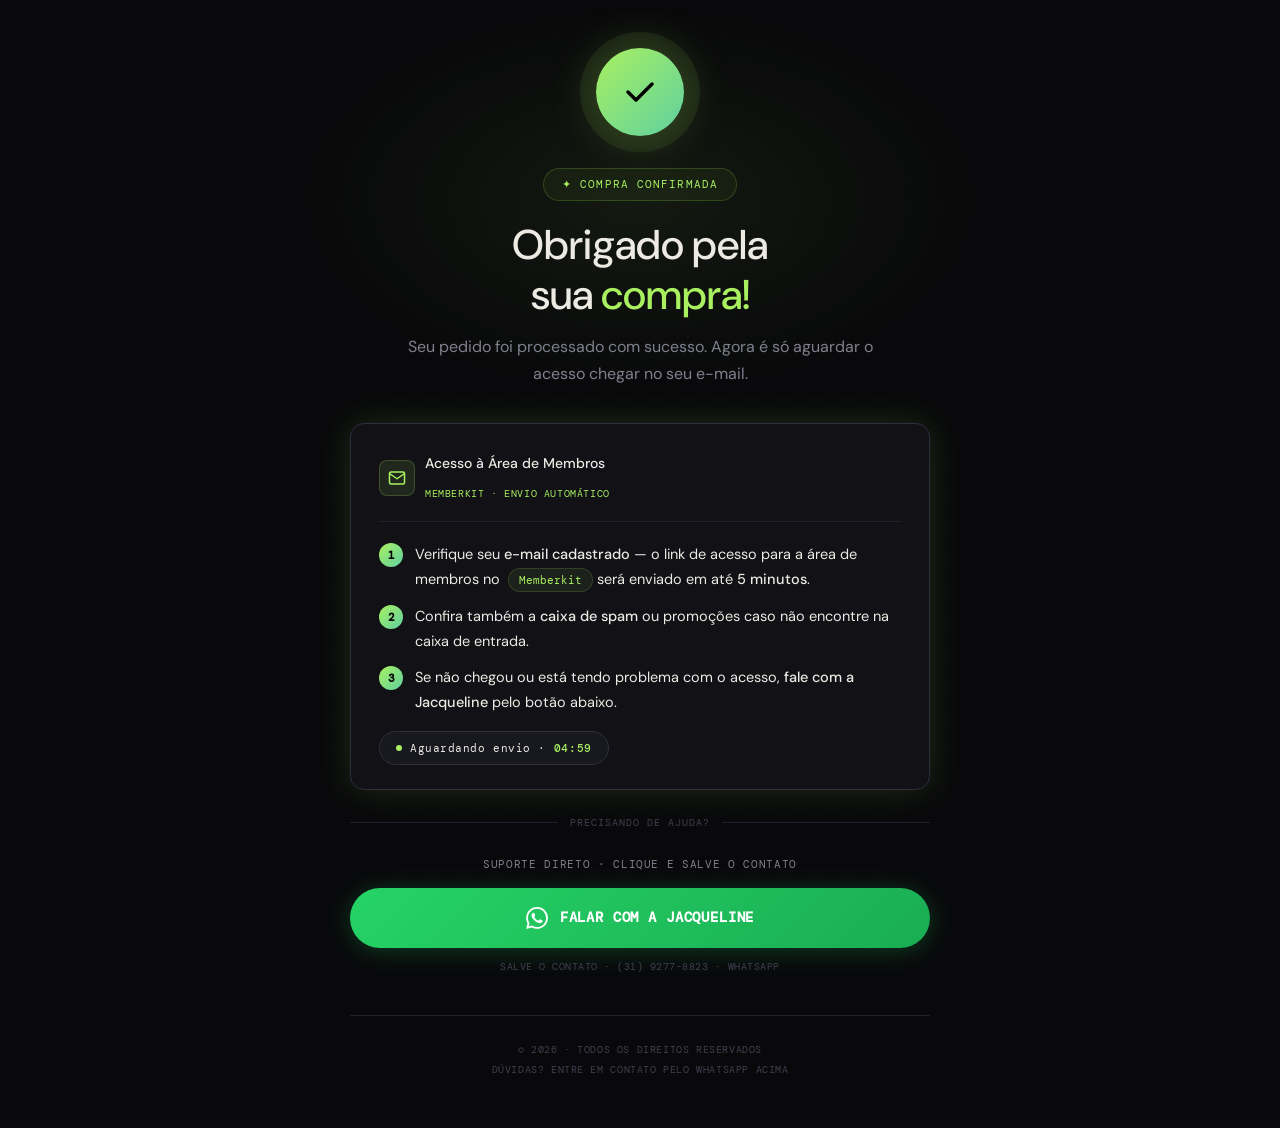
<file: obrigado.html>
<!DOCTYPE html>
<html lang="pt-BR">
<head>
<meta charset="UTF-8">
<meta name="viewport" content="width=device-width, initial-scale=1.0">
<title>Obrigado pela sua Compra!</title>
<link rel="preconnect" href="https://fonts.googleapis.com">
<link rel="preconnect" href="https://fonts.gstatic.com" crossorigin>
<link href="https://fonts.googleapis.com/css2?family=DM+Mono:wght@400;500&family=DM+Sans:wght@300;400;500;600&display=swap" rel="stylesheet">
<style>
*, *::before, *::after { box-sizing: border-box; margin: 0; padding: 0 }

:root {
  --bg:      #09090b;
  --s1:      #111116;
  --s2:      #18181f;
  --b1:      #22222e;
  --b2:      #2e2e3e;
  --b3:      #44445a;
  --text:    #eceae2;
  --muted:   #80808e;
  --dim:     #404050;
  --acc:     #a8f060;
  --acc2:    #60d0a0;
  --danger:  #e05050;
  --warn:    #d09030;

  --fm: 'DM Mono', monospace;
  --fb: 'DM Sans', sans-serif;
  --r:  8px;
  --rl: 14px;

  --shadow: 0 4px 28px rgba(0,0,0,.5);
  --shadow-acc: 0 0 32px rgba(160,240,80,.15);
}

html { scroll-behavior: smooth }
body {
  background: var(--bg);
  color: var(--text);
  font-family: var(--fb);
  font-size: 16px;
  line-height: 1.7;
  -webkit-font-smoothing: antialiased;
  overflow-x: hidden;
  min-height: 100vh;
  display: flex;
  flex-direction: column;
  align-items: center;
  justify-content: center;
}

body::before {
  content: '';
  position: fixed; inset: 0;
  background-image: radial-gradient(circle, rgba(255,255,255,.025) 1px, transparent 1px);
  background-size: 32px 32px;
  pointer-events: none; z-index: 0;
}

/* glow radial no fundo */
body::after {
  content: '';
  position: fixed;
  top: 0; left: 50%;
  transform: translateX(-50%);
  width: 700px; height: 400px;
  background: radial-gradient(ellipse at center, rgba(168,240,96,.07) 0%, transparent 70%);
  pointer-events: none; z-index: 0;
}

.container {
  max-width: 620px;
  margin: 0 auto;
  padding: 3rem 1.25rem;
  position: relative;
  z-index: 1;
  width: 100%;
  text-align: center;
}

/* ── CHECK ICON ── */
.check-wrap {
  display: flex;
  align-items: center;
  justify-content: center;
  margin-bottom: 2rem;
  animation: popIn .6s cubic-bezier(.34,1.56,.64,1) both;
}

.check-circle {
  width: 88px; height: 88px;
  border-radius: 50%;
  background: linear-gradient(135deg, var(--acc), var(--acc2));
  display: flex; align-items: center; justify-content: center;
  box-shadow: 0 0 0 16px rgba(168,240,96,.08), 0 0 48px rgba(168,240,96,.25);
  position: relative;
}

.check-circle svg {
  width: 40px; height: 40px;
}

@keyframes popIn {
  from { opacity: 0; transform: scale(.5) }
  to   { opacity: 1; transform: scale(1) }
}

/* ── BADGE ── */
.section-tag {
  display: inline-block;
  font-family: var(--fm);
  font-size: 11px; letter-spacing: .1em; text-transform: uppercase;
  color: var(--acc);
  border: 1px solid rgba(160,240,80,.2);
  background: rgba(160,240,80,.05);
  border-radius: 100px;
  padding: 6px 18px;
  margin-bottom: 1.25rem;
  animation: fadeUp .5s .1s ease both;
}

/* ── HEADLINE ── */
.headline {
  font-size: clamp(1.7rem, 5vw, 2.6rem);
  font-weight: 500;
  line-height: 1.2;
  margin-bottom: .75rem;
  animation: fadeUp .5s .2s ease both;
}

.headline .hl { color: var(--acc) }

.sub {
  font-size: 16px;
  color: var(--muted);
  margin-bottom: 2.25rem;
  max-width: 500px;
  margin-left: auto;
  margin-right: auto;
  animation: fadeUp .5s .3s ease both;
}

/* ── INFO CARD ── */
.info-card {
  background: var(--s1);
  border: 1px solid var(--b2);
  border-radius: var(--rl);
  padding: 28px 28px 24px;
  margin-bottom: 1.5rem;
  box-shadow: var(--shadow-acc);
  animation: fadeUp .5s .4s ease both;
  text-align: left;
}

.info-card-header {
  display: flex; align-items: center; gap: 10px;
  margin-bottom: 1.25rem;
  padding-bottom: 1rem;
  border-bottom: 1px solid var(--b1);
}

.info-icon {
  width: 36px; height: 36px; flex-shrink: 0;
  background: rgba(168,240,96,.1);
  border: 1px solid rgba(168,240,96,.2);
  border-radius: var(--r);
  display: flex; align-items: center; justify-content: center;
}

.info-icon svg { width: 18px; height: 18px; color: var(--acc) }

.info-card-header-text h3 {
  font-size: 14px; font-weight: 500;
  color: var(--text);
  margin-bottom: 2px;
}

.info-card-header-text span {
  font-family: var(--fm); font-size: 10px;
  letter-spacing: .06em; text-transform: uppercase;
  color: var(--acc);
}

.steps {
  list-style: none;
  display: flex; flex-direction: column; gap: 12px;
}

.step {
  display: flex; align-items: flex-start; gap: 12px;
  font-size: 14.5px; color: var(--text);
}

.step-num {
  width: 24px; height: 24px; flex-shrink: 0;
  background: linear-gradient(135deg, var(--acc), var(--acc2));
  color: #000;
  font-family: var(--fm); font-weight: 700; font-size: 11px;
  border-radius: 50%;
  display: flex; align-items: center; justify-content: center;
  margin-top: 1px;
}

.step span strong {
  color: var(--text);
  font-weight: 500;
}

.step-highlight {
  display: inline-flex; align-items: center; gap: 4px;
  font-family: var(--fm); font-size: 11px;
  background: rgba(168,240,96,.08);
  border: 1px solid rgba(168,240,96,.15);
  color: var(--acc);
  border-radius: 100px;
  padding: 2px 10px;
  margin-left: 4px;
  vertical-align: middle;
}

/* ── TIMER PILL ── */
.timer-pill {
  display: inline-flex; align-items: center; gap: 8px;
  font-family: var(--fm); font-size: 11px; letter-spacing: .05em;
  color: var(--text);
  border: 1px solid var(--b2);
  background: var(--s2);
  border-radius: 100px;
  padding: 7px 16px;
  margin-top: 1rem;
}

.t-dot {
  width: 6px; height: 6px; border-radius: 50%;
  background: var(--acc);
  animation: blink 1.2s ease-in-out infinite;
  flex-shrink: 0;
}

@keyframes blink { 0%,100%{opacity:1} 50%{opacity:.25} }

#timer-text { font-variant-numeric: tabular-nums; color: var(--acc); font-weight: 500 }

/* ── DIVIDER ── */
.divider {
  display: flex; align-items: center; gap: 12px;
  margin: 1.5rem 0;
  animation: fadeUp .5s .5s ease both;
}

.divider::before, .divider::after {
  content: ''; flex: 1; height: 1px; background: var(--b1);
}

.divider span {
  font-family: var(--fm); font-size: 10px; letter-spacing: .1em; text-transform: uppercase;
  color: var(--dim);
  white-space: nowrap;
}

/* ── CTA WHATSAPP ── */
.cta-section {
  animation: fadeUp .5s .6s ease both;
}

.cta-label {
  font-family: var(--fm); font-size: 11px; letter-spacing: .06em; text-transform: uppercase;
  color: var(--muted);
  margin-bottom: .85rem;
  display: block;
}

.btn-whatsapp {
  display: inline-flex; align-items: center; justify-content: center; gap: 12px;
  width: 100%;
  background: linear-gradient(135deg, #25D366, #1aad53);
  color: #fff;
  font-family: var(--fm);
  font-size: 14px; font-weight: 700; letter-spacing: .06em; text-transform: uppercase;
  padding: 18px 28px;
  border-radius: 100px;
  border: none; cursor: pointer; text-decoration: none;
  transition: transform .18s, box-shadow .18s;
  box-shadow: 0 3px 24px rgba(37,211,102,.25);
  margin-bottom: .65rem;
}

.btn-whatsapp:hover { transform: translateY(-2px); box-shadow: 0 6px 36px rgba(37,211,102,.42) }

.btn-whatsapp svg { width: 22px; height: 22px; flex-shrink: 0 }

.btn-whatsapp-sub {
  font-family: var(--fm); font-size: 10px; letter-spacing: .05em;
  color: var(--dim); text-transform: uppercase;
  display: block;
}

/* ── FOOTER ── */
.page-footer {
  margin-top: 2.5rem;
  padding-top: 1.5rem;
  border-top: 1px solid var(--b1);
  animation: fadeUp .5s .7s ease both;
}

.page-footer p {
  font-family: var(--fm); font-size: 10px;
  color: var(--dim); letter-spacing: .06em; line-height: 2;
  text-transform: uppercase;
}

/* ── ANIMATIONS ── */
@keyframes fadeUp {
  from { opacity: 0; transform: translateY(20px) }
  to   { opacity: 1; transform: translateY(0) }
}

@media (max-width: 480px) {
  .container { padding: 2rem 1rem }
  .info-card { padding: 20px 16px }
  .headline { font-size: 1.6rem }
}
</style>
</head>
<body>

<div class="container">

  <!-- Check icon -->
  <div class="check-wrap">
    <div class="check-circle">
      <svg viewBox="0 0 40 40" fill="none" xmlns="http://www.w3.org/2000/svg">
        <path d="M8 20L16 28L32 12" stroke="#000" stroke-width="3.5" stroke-linecap="round" stroke-linejoin="round"/>
      </svg>
    </div>
  </div>

  <!-- Badge -->
  <div class="section-tag">✦ Compra Confirmada</div>

  <!-- Headline -->
  <h1 class="headline">
    Obrigado pela<br>sua <span class="hl">compra!</span>
  </h1>

  <p class="sub">
    Seu pedido foi processado com sucesso. Agora é só aguardar o acesso chegar no seu e-mail.
  </p>

  <!-- Info card -->
  <div class="info-card">
    <div class="info-card-header">
      <div class="info-icon">
        <svg viewBox="0 0 24 24" fill="none" stroke="currentColor" stroke-width="2" stroke-linecap="round" stroke-linejoin="round">
          <path d="M4 4h16c1.1 0 2 .9 2 2v12c0 1.1-.9 2-2 2H4c-1.1 0-2-.9-2-2V6c0-1.1.9-2 2-2z"/>
          <polyline points="22,6 12,13 2,6"/>
        </svg>
      </div>
      <div class="info-card-header-text">
        <h3>Acesso à Área de Membros</h3>
        <span>Memberkit · Envio automático</span>
      </div>
    </div>

    <ul class="steps">
      <li class="step">
        <div class="step-num">1</div>
        <span>Verifique seu <strong>e-mail cadastrado</strong> — o link de acesso para a área de membros no <span class="step-highlight">Memberkit</span> será enviado em até <strong>5 minutos</strong>.</span>
      </li>
      <li class="step">
        <div class="step-num">2</div>
        <span>Confira também a <strong>caixa de spam</strong> ou promoções caso não encontre na caixa de entrada.</span>
      </li>
      <li class="step">
        <div class="step-num">3</div>
        <span>Se não chegou ou está tendo problema com o acesso, <strong>fale com a Jacqueline</strong> pelo botão abaixo.</span>
      </li>
    </ul>

    <div class="timer-pill">
      <div class="t-dot"></div>
      Aguardando envio · <span id="timer-text">05:00</span>
    </div>
  </div>

  <!-- Divider -->
  <div class="divider">
    <span>Precisando de ajuda?</span>
  </div>

  <!-- CTA WhatsApp -->
  <div class="cta-section">
    <span class="cta-label">Suporte direto · Clique e salve o contato</span>
    <a
      href="https://api.whatsapp.com/send/?phone=553192778823&text=Ol%C3%A1+Jacqueline%2C+tudo+bem%3F+Acabei+de+comprar+o+An%C3%BAncios+Queridinhos+e+ainda+n%C3%A3o+recebi+o+email+com+o+acesso%2C+poderia+verificar+por+gentileza%3F+Meu+email+da+compra+%C3%A9%3A&type=phone_number&app_absent=0"
      target="_blank"
      class="btn-whatsapp"
    >
      <svg xmlns="http://www.w3.org/2000/svg" viewBox="0 0 24 24" fill="currentColor">
        <path d="M17.472 14.382c-.297-.149-1.758-.867-2.03-.967-.273-.099-.471-.148-.67.15-.197.297-.767.966-.94 1.164-.173.199-.347.223-.644.075-.297-.15-1.255-.463-2.39-1.475-.883-.788-1.48-1.761-1.653-2.059-.173-.297-.018-.458.13-.606.134-.133.298-.347.446-.52.149-.174.198-.298.298-.497.099-.198.05-.371-.025-.52-.075-.149-.669-1.612-.916-2.207-.242-.579-.487-.5-.669-.51-.173-.008-.371-.01-.57-.01-.198 0-.52.074-.792.372-.272.297-1.04 1.016-1.04 2.479 0 1.462 1.065 2.875 1.213 3.074.149.198 2.096 3.2 5.077 4.487.709.306 1.262.489 1.694.625.712.227 1.36.195 1.871.118.571-.085 1.758-.719 2.006-1.413.248-.694.248-1.289.173-1.413-.074-.124-.272-.198-.57-.347m-5.421 7.403h-.004a9.87 9.87 0 01-5.031-1.378l-.361-.214-3.741.982.998-3.648-.235-.374a9.86 9.86 0 01-1.51-5.26c.001-5.45 4.436-9.884 9.888-9.884 2.64 0 5.122 1.03 6.988 2.898a9.825 9.825 0 012.893 6.994c-.003 5.45-4.437 9.884-9.885 9.884m8.413-18.297A11.815 11.815 0 0012.05 0C5.495 0 .16 5.335.157 11.892c0 2.096.547 4.142 1.588 5.945L.057 24l6.305-1.654a11.882 11.882 0 005.683 1.448h.005c6.554 0 11.89-5.335 11.893-11.893a11.821 11.821 0 00-3.48-8.413z"/>
      </svg>
      Falar com a Jacqueline
    </a>
    <span class="btn-whatsapp-sub">Salve o contato · (31) 9277-8823 · WhatsApp</span>
  </div>

  <!-- Footer -->
  <div class="page-footer">
    <p>© 2026 · Todos os direitos reservados<br>Dúvidas? Entre em contato pelo WhatsApp acima</p>
  </div>

</div>

<script>
  // Countdown 5 minutos
  let totalSeconds = 5 * 60;
  const timerEl = document.getElementById('timer-text');

  function updateTimer() {
    const m = Math.floor(totalSeconds / 60);
    const s = totalSeconds % 60;
    timerEl.textContent = `${String(m).padStart(2,'0')}:${String(s).padStart(2,'0')}`;
    if (totalSeconds > 0) {
      totalSeconds--;
      setTimeout(updateTimer, 1000);
    } else {
      timerEl.textContent = 'Verifique seu e-mail!';
      timerEl.style.color = 'var(--acc)';
    }
  }

  updateTimer();
</script>
</body>
</html>
</file>
<file: style.css>
/* ============================================================
   Criativos GS — style.css
   Design: Dark editorial · DM Sans + DM Mono
   Same system as estrutura-invisivel — clean, no decorative noise
   ============================================================ */

*, *::before, *::after { box-sizing: border-box; margin: 0; padding: 0 }

:root {
  --bg:      #09090b;
  --s1:      #111116;
  --s2:      #18181f;
  --b1:      #22222e;
  --b2:      #2e2e3e;
  --b3:      #44445a;
  --text:    #eceae2;
  --muted:   #80808e;
  --dim:     #404050;
  --acc:     #a8f060;   /* lime-green accent */
  --acc2:    #60d0a0;   /* teal variant */
  --danger:  #e05050;
  --warn:    #d09030;

  --fm: 'DM Mono', monospace;
  --fb: 'DM Sans', sans-serif;
  --r:  8px;
  --rl: 14px;

  --shadow: 0 4px 28px rgba(0,0,0,.5);
  --shadow-acc: 0 0 32px rgba(160,240,80,.15);
}

html { scroll-behavior: smooth }
body {
  background: var(--bg);
  color: var(--text);
  font-family: var(--fb);
  font-size: 16px;
  line-height: 1.7;
  -webkit-font-smoothing: antialiased;
  overflow-x: hidden;
}

/* subtle dot grid same as estrutura */
body::before {
  content: '';
  position: fixed; inset: 0;
  background-image: radial-gradient(circle, rgba(255,255,255,.025) 1px, transparent 1px);
  background-size: 32px 32px;
  pointer-events: none; z-index: 0;
}

img { max-width: 100%; display: block }
a { color: inherit; text-decoration: none }
strong { font-weight: 500; color: var(--text) }

/* ── PROGRESS BAR ── */
#pbar {
  position: fixed; top: 0; left: 0;
  height: 2px; width: 0; z-index: 200;
  background: linear-gradient(90deg, var(--acc), var(--acc2));
  transition: width .08s;
}

/* ── CONTAINER ── */
.container { max-width: 1040px; margin: 0 auto; padding: 0 1.25rem }

/* ── URGENCY BAR ── */
.urgency-bar {
  position: sticky; top: 0; z-index: 100;
  background: #0d110a;
  border-bottom: 1px solid rgba(160,240,80,.12);
  color: var(--acc);
  font-family: var(--fm);
  font-size: 12px;
  letter-spacing: .04em;
  text-align: center;
  padding: 9px 20px;
  display: flex; align-items: center; justify-content: center; gap: 8px;
  flex-wrap: wrap;
}
.urgency-bar strong { color: #fff; font-weight: 500 }
.u-dot {
  width: 6px; height: 6px; border-radius: 50%;
  background: var(--acc); flex-shrink: 0;
  animation: blink 1.2s ease-in-out infinite;
}
#bar-countdown { font-weight: 500; color: #fff; font-variant-numeric: tabular-nums }
@keyframes blink { 0%,100%{opacity:1} 50%{opacity:.25} }

/* ── SHARED SECTION TOKENS ── */
.section-tag {
  display: inline-block;
  font-family: var(--fm);
  font-size: 13px; letter-spacing: .1em; text-transform: uppercase;
  color: var(--acc);
  border: 1px solid rgba(160,240,80,.2);
  background: rgba(160,240,80,.05);
  border-radius: 100px;
  padding: 8px 20px;
  margin-bottom: 1rem;
}
.section-headline {
  font-family: var(--fb);
  font-size: clamp(1.65rem, 4vw, 2.6rem);
  font-weight: 500;
  line-height: 1.2;
  margin-bottom: 1rem;
}
.section-sub { font-size: 17px; color: var(--text); max-width: 580px; margin-bottom: 2.5rem }
.slabel {
  font-family: var(--fm); font-size: 9px; letter-spacing: .14em;
  color: var(--dim); text-transform: uppercase;
  margin-bottom: 1rem;
  display: flex; align-items: center; gap: 8px;
}
.slabel::after { content: ''; flex: 1; height: 1px; background: var(--b1) }

/* ── BUTTONS ── */
.btn-primary {
  display: inline-flex; align-items: center; gap: 10px;
  background: linear-gradient(135deg, var(--acc), var(--acc2));
  color: #000;
  font-family: var(--fm);
  font-size: 15px; font-weight: 700; letter-spacing: .05em;
  padding: 16px 32px;
  border-radius: 100px;
  transition: transform .18s, box-shadow .18s;
  box-shadow: 0 3px 20px rgba(160,240,80,.22);
  cursor: pointer; border: none; text-transform: uppercase;
}
.btn-primary:hover { transform: translateY(-2px); box-shadow: 0 6px 32px rgba(160,240,80,.38) }
.btn-primary svg { width: 16px; height: 16px }
.btn-secondary {
  display: inline-flex; align-items: center; gap: 8px;
  border: 1px solid rgba(160,240,80,.4);
  color: var(--acc);
  font-family: var(--fm);
  font-size: 13px; letter-spacing: .05em;
  padding: 11px 24px; border-radius: 100px;
  transition: background .18s, color .18s;
  text-transform: uppercase;
}
.btn-secondary:hover { background: var(--acc); color: #000 }

/* ── HERO ── */
.hero {
  position: relative;
  padding: clamp(2rem,5vw,4rem) 0 clamp(3rem,7vw,6rem);
  text-align: center;
  overflow: hidden;
}
.hero-badge {
  display: inline-flex; align-items: center; gap: 8px;
  font-family: var(--fm); font-size: 9px; letter-spacing: .14em; text-transform: uppercase;
  color: var(--acc);
  border: 1px solid rgba(160,240,80,.2);
  background: rgba(160,240,80,.05);
  border-radius: 100px; padding: 5px 16px;
  margin-bottom: 1.75rem;
}
.badge-dot { width: 5px; height: 5px; border-radius: 50%; background: var(--acc) }
.hero-headline {
  font-size: clamp(1.9rem, 5vw, 3.4rem);
  font-weight: 500;
  line-height: 1.15;
  max-width: 820px;
  margin: 0 auto 1.25rem;
}
.hero-headline .hl { color: var(--acc) }
.hero-sub {
  font-size: clamp(16px, 2.2vw, 18px);
  color: var(--muted);
  max-width: 640px;
  margin: 0 auto 2.25rem;
}
.hero-sub strong { color: var(--text) }
/* video / imagem hero */
.hero-img-wrap {
  max-width: 680px;
  margin: 0 auto 2.25rem;
}
.hero-img-wrap img {
  width: 100%;
  height: auto;
  display: block;
  border-radius: var(--rl);
  border: 1px solid var(--b2);
}
/* hero bullets */
.hero-bullets {
  list-style: none;
  display: flex; flex-direction: column; gap: 10px;
  text-align: left; max-width: 620px; width: 100%; margin: 0 auto 2rem;
}
.hero-bullets li {
  display: flex; align-items: flex-start; gap: 12px;
  background: var(--s1); border: 1px solid var(--b1);
  border-radius: var(--r); padding: 12px 16px;
  font-size: 15px; color: var(--text);
  transition: border-color .18s;
}
.hero-bullets li:hover { border-color: var(--b2) }
.bul-icon {
  width: 22px; height: 22px; flex-shrink: 0;
  background: linear-gradient(135deg, var(--acc), var(--acc2));
  color: #000; font-weight: 700; font-size: 12px; border-radius: 50%;
  display: flex; align-items: center; justify-content: center; margin-top: 2px;
}
/* hero CTA + urgency bar empilhados */
.hero-cta-wrap {
  display: flex;
  flex-direction: column;
  align-items: center;
  gap: .75rem;
  width: 100%;
  max-width: 620px;
  margin: 0 auto .5rem;
}
.hero-cta-wrap .btn-primary {
  display: flex;
  width: fit-content;
}
.hero-cta-wrap .urgency-bar {
  position: relative;
  top: auto;
  width: 100%;
}
.hero-guarantee {
  font-family: var(--fm);
  font-size: 11px;
  color: var(--dim);
  margin-top: .5rem;
  display: block;
  text-align: center;
}

/* ── SECTION SPACING ── */
section { padding: clamp(2rem,4vw,4rem) 0 }

/* ── AMPLIFY / PROBLEM ── */
.amplify { border-top: 1px solid var(--b1) }
.amplify-inner {
  display: grid; grid-template-columns: 1fr 1fr; gap: 3.5rem; align-items: start;
  margin-top: 2.5rem;
}
@media (max-width: 780px) { .amplify-inner { grid-template-columns: 1fr } }
.amplify-text p { color: var(--text); margin-bottom: 1.1rem; font-size: 15.5px }

.callout-block {
  font-family: var(--fm); font-size: 13px; letter-spacing: .02em;
  color: var(--acc);
  border-left: 2px solid var(--acc);
  background: rgba(160,240,80,.05);
  padding: 12px 16px; border-radius: 0 var(--r) var(--r) 0;
  margin: 1.25rem 0;
  line-height: 1.6;
}

/* chart box */
.chart-wrap {
  background: var(--s1); border: 1px solid var(--b1);
  border-radius: var(--rl); padding: 20px 16px;
  overflow: hidden;
}
.chart-title {
  font-family: var(--fm); font-size: 9px; letter-spacing: .12em; text-transform: uppercase;
  color: var(--dim); margin-bottom: 14px;
  display: flex; align-items: center; gap: 8px;
}
.chart-title::after { content: ''; flex: 1; height: 1px; background: var(--b1) }
.chart-legend {
  display: flex; gap: 16px; margin-top: 12px; flex-wrap: wrap;
}
.chart-legend span {
  font-family: var(--fm); font-size: 10px; letter-spacing: .05em;
  color: var(--muted); display: flex; align-items: center; gap: 6px;
}
.chart-legend span::before {
  content: ''; width: 20px; height: 2px;
  background: var(--leg-c, var(--acc)); display: block; border-radius: 1px;
}

/* stat cards */
.stat-row { display: grid; grid-template-columns: repeat(3,1fr); gap: 10px; margin-top: 16px }
.stat-card {
  background: var(--s1); border: 1px solid var(--b1); border-radius: var(--r);
  padding: 14px 10px; text-align: center;
}
.stat-n {
  display: block; font-family: var(--fm); font-size: 1.5rem; font-weight: 500;
  color: var(--acc); line-height: 1;
}
.stat-l { display: block; font-family: var(--fm); font-size: 9px; color: var(--muted); margin-top: 4px; letter-spacing: .06em }

/* ── COMPARE ── */
.compare { border-top: 1px solid var(--b1); text-align: center }
.compare-grid {
  display: grid; grid-template-columns: 1fr 1fr; gap: 20px;
  margin-top: 2.5rem; text-align: left;
}
@media (max-width: 680px) { .compare-grid { grid-template-columns: 1fr } }
.compare-card { border-radius: var(--rl); overflow: hidden; border: 1px solid var(--b1) }
.compare-card.bad  { background: #150909; border-color: #3d1515 }
.compare-card.good { background: #0a140a; border-color: #1a3a1a }
.compare-head {
  padding: 18px 20px; border-bottom: 1px solid;
  display: flex; flex-direction: column; gap: 3px;
}
.compare-card.bad  .compare-head { border-color: #3d1515 }
.compare-card.good .compare-head { border-color: #1a3a1a }
.compare-label { font-family: var(--fb); font-size: 17px; font-weight: 500 }
.compare-card.bad  .compare-label { color: var(--danger) }
.compare-card.good .compare-label { color: var(--acc) }
.compare-desc { font-family: var(--fm); font-size: 13px; color: var(--text); letter-spacing: .05em }
.compare-list { list-style: none; padding: 18px 20px; display: flex; flex-direction: column; gap: 13px }
.compare-list li { display: flex; gap: 10px; font-size: 14.5px; color: var(--text); align-items: flex-start }
.compare-list li span { flex-shrink: 0; font-size: 15px; margin-top: 1px }

/* img placeholder */
.img-ph {
  background: var(--s2);
  border-radius: var(--r);
  display: block;
  margin: 16px 20px 0;
  border: 1px dashed var(--b2);
  overflow: hidden;
}
.img-ph img {
  width: 100%;
  height: auto;
  display: block;
  border-radius: var(--r);
}
/* ── LESSONS ── */
.lessons { border-top: 1px solid var(--b1) }
.lessons-grid {
  display: grid;
  grid-template-columns: repeat(auto-fill, minmax(290px, 1fr));
  gap: 16px;
  margin-top: 2.5rem;
}
.lesson-card {
  border-radius: var(--rl);
  overflow: hidden;
  transition: border-color .18s, transform .18s;
  position: relative;
}
.lesson-card:hover { transform: translateY(-2px) }
.lesson-img {
  position: relative;
  display: block;
  line-height: 0;
}
.lesson-img img {
  width: 100%;
  height: auto;
  display: block;
}
.lesson-num {
  position: absolute; top: 12px; left: 12px;
  background: var(--acc); color: #000;
  font-family: var(--fm); font-weight: 700; font-size: 12px; letter-spacing: .06em;
  width: 30px; height: 30px; border-radius: 50%;
  display: flex; align-items: center; justify-content: center;
  z-index: 2;
}
.lesson-overlay {
  position: absolute; bottom: 0; left: 0; right: 0;
  background: linear-gradient(to top, rgba(0,0,0,.82) 0%, rgba(0,0,0,.3) 60%, transparent 100%);
  padding: 28px 16px 14px;
  z-index: 2;
}
.lesson-overlay .niche-tag { margin-bottom: 5px }
.lesson-overlay h3 {
  font-size: 15px; font-weight: 500;
  color: #fff; line-height: 1.3;
}
.niche-tag {
  display: inline-block; font-family: var(--fm); font-size: 9px;
  letter-spacing: .08em; text-transform: uppercase;
  border-radius: 100px; padding: 3px 10px;
  border: 1px solid;
}
.nt-diabetes     { background: #130d1a; color: #c090f0; border-color: #4a2070 }
.nt-emag         { background: #0a1410; color: var(--acc); border-color: #1a4028 }
.nt-ed           { background: #150909; color: #f08080; border-color: #4a1a1a }
.nt-rejuv        { background: #130d16; color: #e080e0; border-color: #44185a }
.nt-dor          { background: #141000; color: #d0a040; border-color: #4a3a00 }
.lesson-body h3 { font-size: 14.5px; font-weight: 500; margin-bottom: 6px }
.lesson-body p  { font-size: 13.5px; color: var(--muted); line-height: 1.6 }

/* ── AUTHORITY ── */
.authority { border-top: 1px solid var(--b1); background: var(--s1) }
.auth-inner {
  display: grid; grid-template-columns: 340px 1fr; gap: 3.5rem; align-items: center;
}
@media (max-width: 780px) { .auth-inner { grid-template-columns: 1fr } }
.auth-img img { 
  width: 100%; 
  height: auto; 
  display: block; 
  border-radius: var(--rl); 
  border: 1px solid var(--b1); 
  max-height: 600px; 
  object-fit: cover; 
  object-position: center 8%; 
}
.auth-img .img-ph { aspect-ratio: 1/1 }
.auth-stats { display: grid; grid-template-columns: repeat(3,1fr); gap: 10px; margin-top: 14px }
.auth-stat {
  background: var(--bg); border: 1px solid var(--b1); border-radius: var(--r);
  padding: 12px 8px; text-align: center;
}
.auth-n { display: block; font-family: var(--fm); font-size: 1.8rem; font-weight: 500; color: var(--acc); line-height: 1 }
.auth-l { display: block; font-family: var(--fm); font-size: 12px; color: var(--text); margin-top: 4px; letter-spacing: .06em }
.auth-text h2 { font-size: clamp(1.5rem, 3vw, 2rem); font-weight: 500; margin-bottom: .3rem }
.auth-role { font-family: var(--fm); font-size: 11px; letter-spacing: .05em; color: var(--acc); margin-bottom: 1.25rem }
.auth-text p { color: var(--text); margin-bottom: 1rem; font-size: 15px }

/* ── REASONS ── */
.reasons { border-top: 1px solid var(--b1); text-align: center }
.reasons-grid {
  display: grid; grid-template-columns: repeat(2,1fr); gap: 16px; margin-top: 2.5rem; text-align: left;
}
@media (max-width: 560px) { .reasons-grid { grid-template-columns: 1fr } }
.reason-card {
  background: var(--s1); border: 1px solid var(--b1); border-radius: var(--rl);
  padding: 24px; transition: border-color .18s;
}
.reason-card:hover { border-color: var(--acc) }
.reason-icon { font-size: 24px; margin-bottom: 12px }
.reason-card h3 { font-size: 14.5px; font-weight: 500; margin-bottom: 8px }
.reason-card p { font-size: 14px; color: var(--text) }

/* ── BONUS ── */
.bonuses { border-top: 1px solid var(--b1); background: var(--s1) }
.bonus-urgency {
  display: inline-flex; align-items: center; gap: 8px;
  font-family: var(--fm); font-size: 11px; letter-spacing: .05em;
  color: var(--warn);
  border: 1px solid rgba(208,144,48,.25);
  background: rgba(208,144,48,.06);
  border-radius: 100px; padding: 6px 14px; margin-bottom: .4rem;
}
.p-dot { width: 6px; height: 6px; border-radius: 50%; background: var(--warn); animation: blink 1s infinite; flex-shrink: 0 }
.bonus-expire { font-family: var(--fm); font-size: 11px; color: var(--text); margin-bottom: 2rem }
#bonus-countdown { color: var(--text); font-weight: 500; font-variant-numeric: tabular-nums }

.bonus-list { display: flex; flex-direction: column; gap: 10px; margin: 2rem 0 }
.bonus-item {
  display: grid; grid-template-columns: 40px 1fr auto;
  gap: 16px; align-items: center;
  background: var(--bg); border: 1px solid var(--b1); border-radius: var(--rl);
  padding: 18px 20px; transition: border-color .18s;
}
.bonus-item:hover { border-color: var(--b2) }
.bonus-item.hi { border-color: rgba(208,144,48,.3) !important }
@media (max-width: 540px) { .bonus-item { grid-template-columns: 1fr; gap: 10px } }
.bonus-n { font-family: var(--fm); font-size: 1.3rem; font-weight: 500; color: var(--acc); opacity: .45 }
.bonus-item.hi .bonus-n { color: var(--warn) }
.bonus-content h4 { font-size: 14px; font-weight: 500; margin-bottom: 4px }
.bonus-content p { font-size: 15px; color: var(--text) }
.bonus-val { display: flex; flex-direction: column; align-items: flex-end; gap: 3px; flex-shrink: 0; min-width: 72px; text-align: right }
.val-was { font-family: var(--fm); font-size: 16px; color: var(--text); text-decoration: line-through }.val-free {
  font-family: var(--fm); font-size: 11px; font-weight: 500;
  color: var(--acc);
  background: rgba(160,240,80,.08); border: 1px solid rgba(160,240,80,.2);
  border-radius: 100px; padding: 2px 10px;
}

.bonus-total {
  display: flex; align-items: center; justify-content: space-between; flex-wrap: wrap;
  gap: .75rem;
  background: linear-gradient(135deg, #0a1408, #080f12);
  border: 1px solid rgba(160,240,80,.18);
  border-radius: var(--rl); padding: 18px 22px; margin-bottom: 1.75rem;
}
.bonus-total > span:first-child { font-family: var(--fm); font-size: 11px; color: var(--text); letter-spacing: .04em }
.bonus-total-val {
  font-family: var(--fm); font-size: 1.35rem; font-weight: 500;
  color: var(--acc);
}
.bonus-total-val em { font-style: normal; font-size: .85rem; color: var(--muted) }

/* ── CTA ── */
.cta-section { border-top: 1px solid var(--b1); text-align: center }
.discount-pill { 
  display: inline-flex; align-items: center; gap: 10px;
  font-family: var(--fm); font-size: 11px; letter-spacing: .05em;
  color: var(--text);
  background: #150d00; border: 1px solid rgba(208,144,48,.3);
  border-radius: 100px; padding: 8px 18px; margin-bottom: 2.25rem;
}
.disc-badge {
  background: #d06010; color: #fff;
  font-family: var(--fm); font-weight: 700; font-size: 11px;
  padding: 3px 10px; border-radius: 100px;
}
.cta-box {
  max-width: 580px; margin: 0 auto;
  background: var(--s1); border: 1px solid var(--b2);
  border-radius: var(--rl); padding: clamp(1.75rem,4vw,3rem);
  box-shadow: var(--shadow-acc);
}
.cta-box-title { font-size: clamp(1.4rem, 3vw, 2rem); font-weight: 500; margin-bottom: .3rem }
.cta-box-sub { font-family: var(--fm); font-size: 11px; color: var(--text); letter-spacing: .05em; margin-bottom: 1.75rem }

/* timer */
.timer-label { font-family: var(--fm); font-size: 13px; color: var(--text); margin-bottom: .6rem; letter-spacing: .04em }
.timer-display {
  display: inline-flex; align-items: center; gap: 8px;
  background: var(--bg); border: 1px solid var(--b2);
  border-radius: var(--r); padding: 14px 24px; margin-bottom: 1.75rem;
}
.timer-unit { display: flex; flex-direction: column; align-items: center; gap: 3px }
.timer-unit span {
  font-family: var(--fm); font-size: 2rem; font-weight: 500; color: var(--acc);
  font-variant-numeric: tabular-nums; min-width: 2.4ch;
}
.timer-unit small { font-family: var(--fm); font-size: 9px; color: var(--text); text-transform: uppercase; letter-spacing: .08em }
.timer-colon { font-family: var(--fm); font-size: 1.8rem; color: var(--b3); margin-bottom: 14px }

/* price */
.price-was { font-family: var(--fm); font-size: 15px; color: var(--text); text-decoration: line-through; margin-bottom: .2rem }
.price-label { font-family: var(--fm); font-size: 11px; color: var(--text); letter-spacing: .06em; text-transform: uppercase; margin-bottom: .2rem }
.price-main { display: flex; align-items: flex-start; justify-content: center; line-height: 1; margin-bottom: .3rem }
.price-cur { font-family: var(--fm); font-size: 1.8rem; font-weight: 500; color: var(--text); margin-top: .3rem; margin-right: 3px }
.price-num {
  font-family: var(--fm); font-size: 5rem; font-weight: 500;
  color: var(--acc); line-height: 1;
}
.price-install { font-family: var(--fm); font-size: 12px; color: var(--text); margin-bottom: 1.75rem }

/* big CTA btn */
.btn-cta {
  display: block; width: 100%;
  background: linear-gradient(135deg, var(--acc), var(--acc2));
  color: #000;
  font-family: var(--fm); font-size: 15px; font-weight: 700;
  letter-spacing: .06em; text-transform: uppercase;
  padding: 20px 24px; border-radius: 100px; text-align: center;
  transition: transform .18s, box-shadow .18s;
  box-shadow: 0 3px 24px rgba(160,240,80,.25);
  margin-bottom: 10px; cursor: pointer;
}
.btn-cta:hover { transform: translateY(-2px); box-shadow: 0 6px 36px rgba(160,240,80,.45) }
.cta-sub-note { font-family: var(--fm); font-size: 10px; color: var(--text); letter-spacing: .06em; text-transform: uppercase; margin-bottom: 1.25rem }

.cta-checklist { list-style: none; text-align: left; display: flex; flex-direction: column; gap: 7px; margin-bottom: 1.25rem }
.cta-checklist li { font-size: 15px; color: var(--text) }

.payment-row {
  display: flex; justify-content: center; gap: 18px;
  font-family: var(--fm); font-size: 10px; color: var(--text); letter-spacing: .05em;
  padding-top: .9rem; border-top: 1px solid var(--b1);
  text-transform: uppercase;
}

/* ── MAPPINGS ── */
.mappings { border-top: 1px solid var(--b1) }
.mapping-list {
  list-style: none;
  display: flex;
  flex-direction: column;
  gap: 12px;
  margin-top: 1.5rem;
  max-width: 760px;
}
.mapping-list li {
  display: flex;
  align-items: flex-start;
  gap: 14px;
  font-size: 16px;
  color: var(--text);
  line-height: 1.6;
}
.mapping-icon {
  color: var(--acc);
  font-family: var(--fm);
  font-size: 16px;
  flex-shrink: 0;
  margin-top: 2px;
}

/* ── GUARANTEE ── */
.guarantee { border-top: 1px solid var(--b1) }
.guarantee-inner {
  display: grid; grid-template-columns: auto 1fr; gap: 3rem; align-items: start;
  max-width: 760px; margin: 0 auto;
}
@media (max-width: 560px) { .guarantee-inner { grid-template-columns: 1fr } }
.guarantee-badge {
  display: flex; flex-direction: column; align-items: center; gap: 6px;
  font-family: var(--fm); font-size: 10px; letter-spacing: .06em; color: var(--acc);
  text-align: center; min-width: 88px;
}
.guarantee-badge svg { width: 76px; height: 86px }
.guarantee-text h2 { font-size: clamp(1.3rem, 2.5vw, 1.75rem); font-weight: 500; margin-bottom: .85rem }
.guarantee-text p { color: var(--text); margin-bottom: .85rem; font-size: 15px }
.guarantee-text .g-promise { color: var(--text) !important }

/* ── FAQ ── */
.faq { border-top: 1px solid var(--b1); text-align: center }
.faq-list {
  max-width: 700px; margin: 2.5rem auto;
  text-align: left; display: flex; flex-direction: column; gap: 2px;
}
.faq-item {
  background: var(--s1); border: 1px solid var(--b1); border-radius: var(--r);
  overflow: hidden; transition: border-color .18s;
}
.faq-item[open] { border-color: var(--acc) }
.faq-item summary {
  cursor: pointer; list-style: none;
  padding: 17px 20px;
  font-size: 14.5px; font-weight: 500;
  display: flex; justify-content: space-between; align-items: center; gap: 12px;
  user-select: none;
}
.faq-item summary::-webkit-details-marker { display: none }
.faq-item summary::after {
  content: '+'; font-size: 1.3rem; color: var(--acc); flex-shrink: 0;
  transition: transform .2s; font-weight: 300;
}
.faq-item[open] summary::after { transform: rotate(45deg) }
.faq-answer { padding: 0 20px 18px; font-size: 14px; color: var(--muted); line-height: 1.7 }

.final-cta-wrap { text-align: center; padding-top: .5rem }
.final-cta-wrap h3 { font-size: clamp(1.2rem, 2.5vw, 1.65rem); font-weight: 500; margin-bottom: 1.25rem }

/* ── FOOTER ── */
footer {
  border-top: 1px solid var(--b1);
  padding: 2rem 0; text-align: center;
}
footer p { font-family: var(--fm); font-size: 10px; color: var(--text); letter-spacing: .06em; line-height: 2 }

/* ── SCROLL REVEAL ── */
.reveal { opacity: 0; transform: translateY(24px); transition: opacity .6s ease, transform .6s ease }
.reveal.visible { opacity: 1; transform: none }

/* ── RESPONSIVE ── */
@media (max-width: 440px) {
  .timer-unit span { font-size: 1.6rem }
  .price-num { font-size: 4rem }
  .stat-row { grid-template-columns: repeat(3,1fr) }
  .urgency-bar { font-size: 10.5px; gap: 5px }
}
</file>
